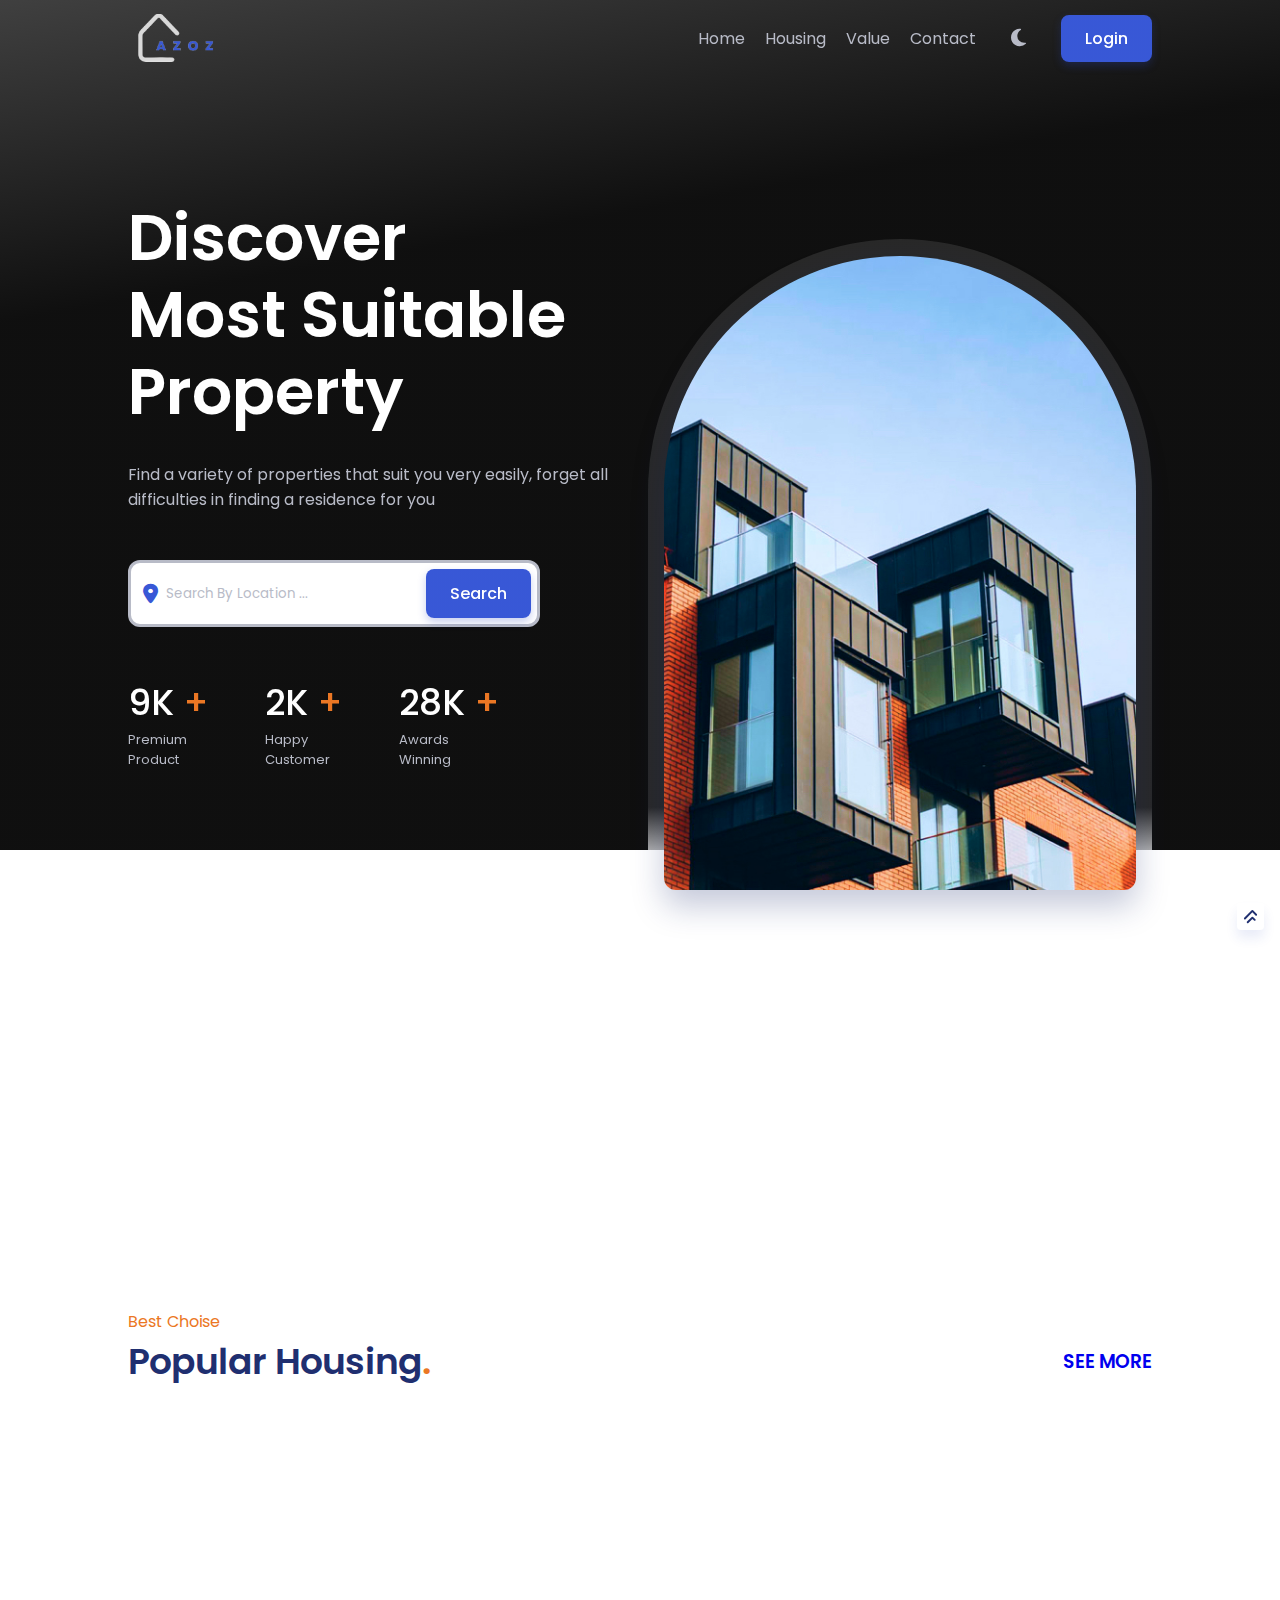
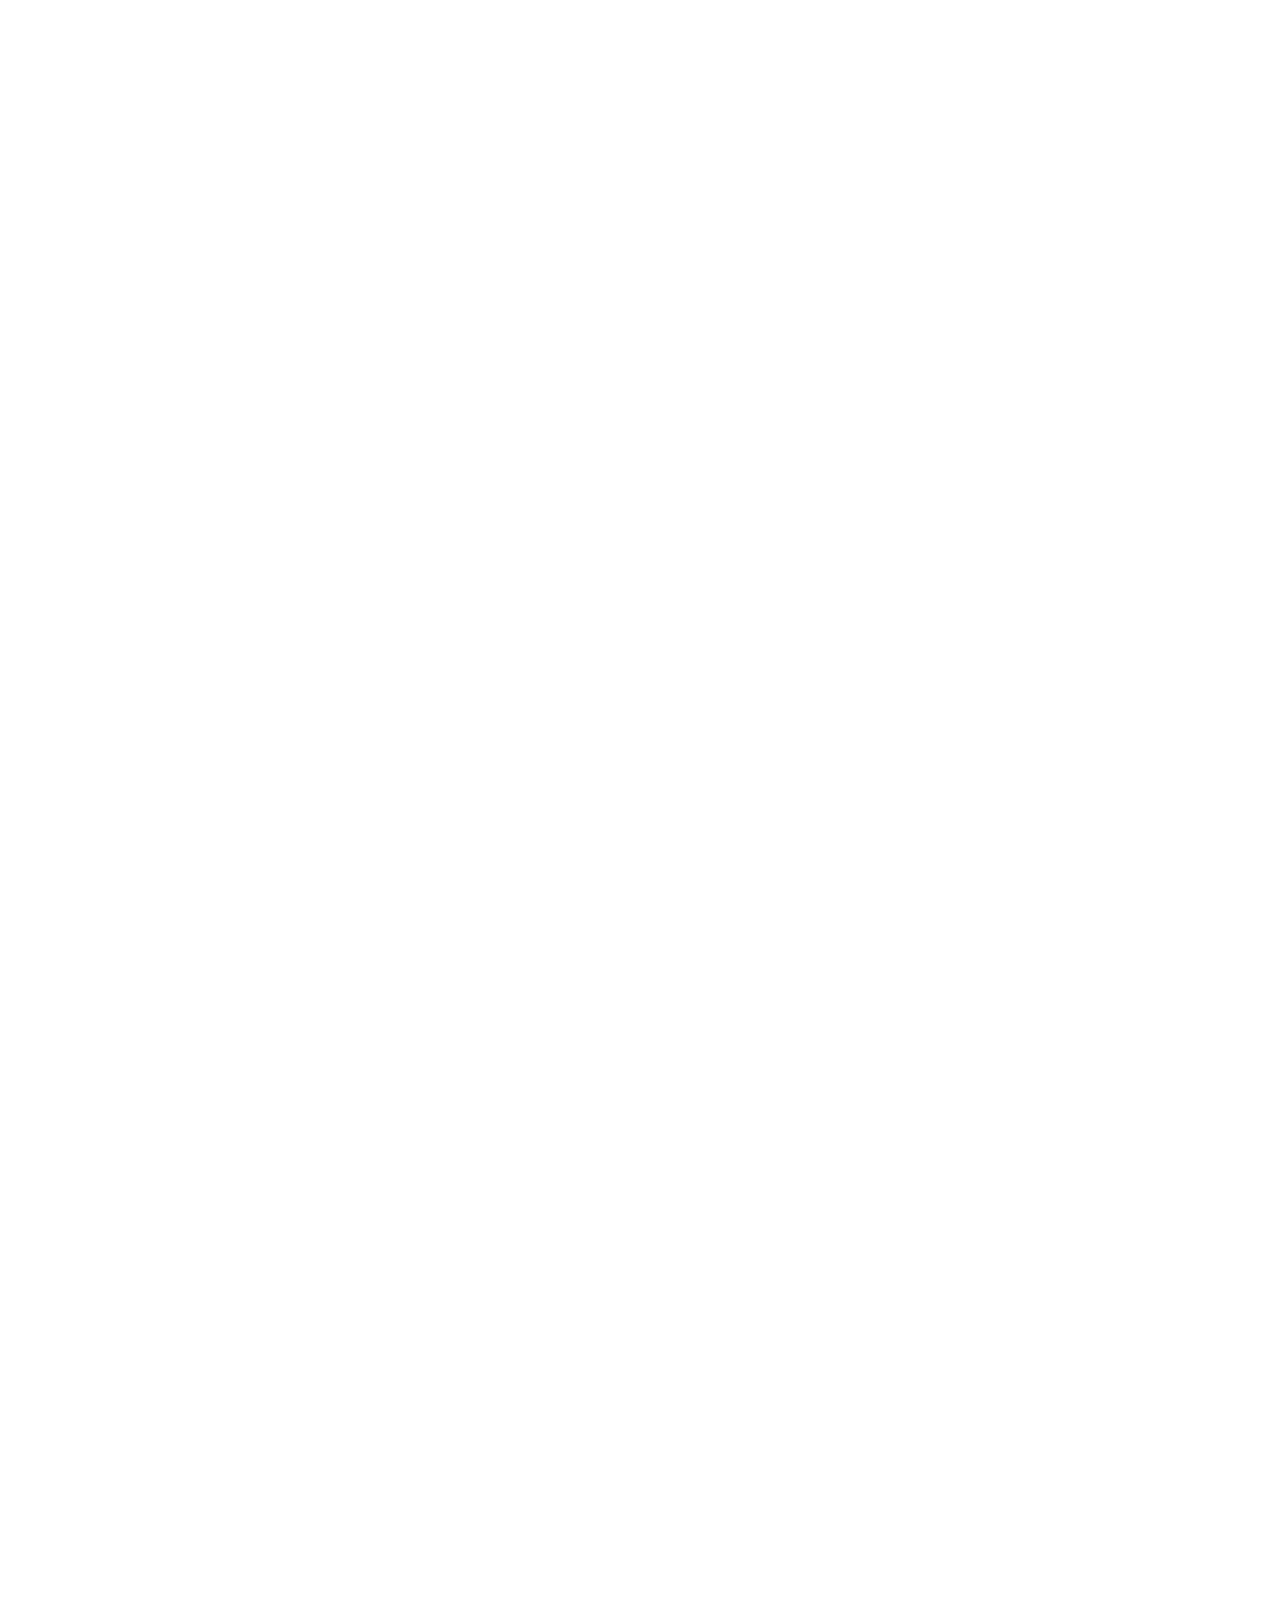
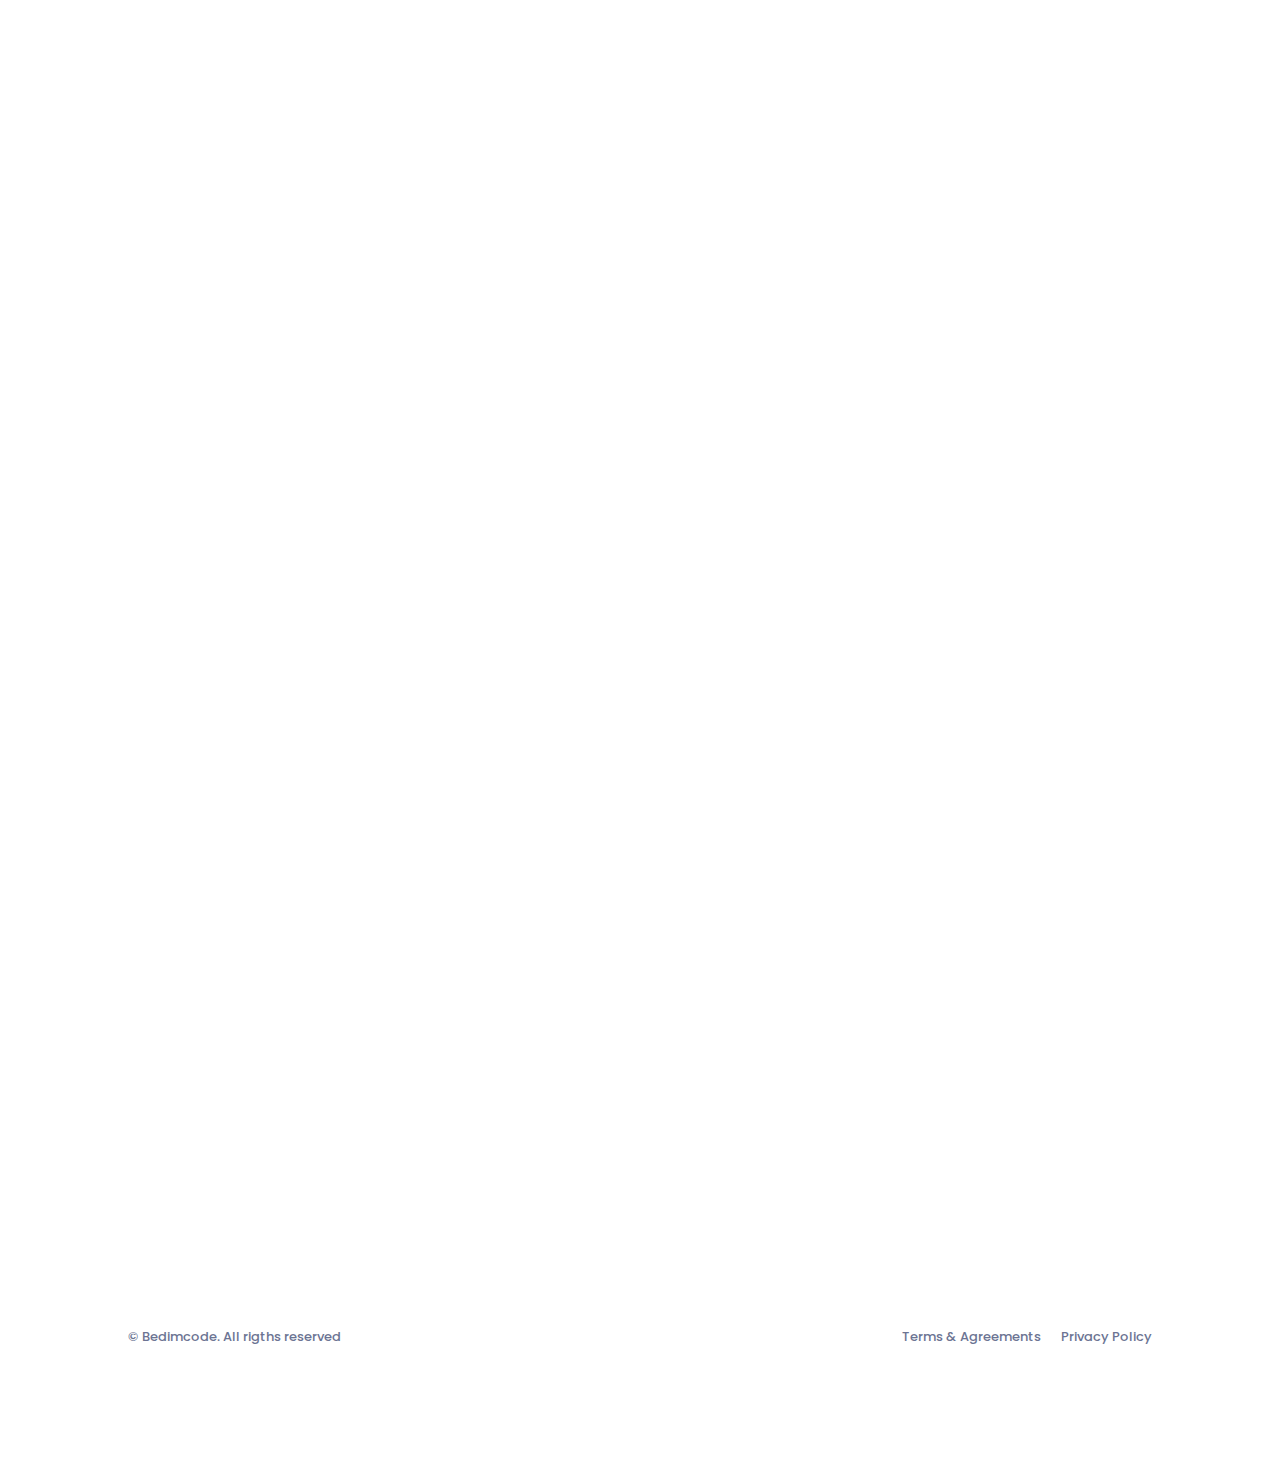
<file: index.html>
<!DOCTYPE html>
<html lang="en">
  <head>
    <meta charset="UTF-8" />
    <meta http-equiv="X-UA-Compatible" content="IE=edge" />
    <meta name="viewport" content="width=device-width, initial-scale=1.0" />

    <title>Final project</title>

    <!--=============== FAVICON ===============-->
    <link rel="shortcut icon" href="image/favicon.png" type="image/x-icon" />

    <!-- Render All Elements Normally -->
    <!-- <link rel="stylesheet" href="css/normalize.css"> -->

    <!-- Font Awesome Library -->
    <link rel="stylesheet" href="css/all.min.css" />

    <!-- Google Fonts -->

    <!--=============== SWIPER CSS ===============-->
    <link rel="stylesheet" href="css/swiper-bundle.min.css" />

    <!-- Main Template CSS File -->
    <link rel="stylesheet" href="css/main.css" />
  </head>
  <body onload="yt()">
    <!--==================== HEADER ====================-->
    <header class="header" id="header">
      <div class="container">
        <nav class="nav">
          <a href="#" class="nav__logo">
            <img src="image/abc-removebg-preview.png" alt="website logo" />
          </a>

          <div class="nav__bar">
            <div class="nav__menu">
              <ul class="nav__list">
                <li class="nav__item">
                  <a href="#home" class="nav__link">
                    <i class="fa-solid fa-house"></i>
                    <span>home</span>
                  </a>
                </li>
                <li class="nav__item">
                  <a href="#popular" class="nav__link">
                    <i class="fa-solid fa-hotel"></i>
                    <span>housing</span>
                  </a>
                </li>
                <li class="nav__item">
                  <a href="#value" class="nav__link">
                    <i class="fa-solid fa-award"></i>
                    <span>value</span>
                  </a>
                </li>
                <li class="nav__item">
                  <a href="#contact" class="nav__link">
                    <i class="fa-solid fa-phone-volume"></i>
                    <span>contact</span>
                  </a>
                </li>
              </ul>
            </div>

            <i class="fa fa-moon dark-mode" id="dark-mode-btn"></i>

            <div id="loginplace">
              <a href="sign.html" id="namelink" class="btn nav__button"
                >login</a
              >
            </div>
            <div onclick="ahmed()" id="place">
              <a href="#" id="namelink1" class="btn nav__button">logout</a>
            </div>
            <div id="profile1">
              <a
                style="text-decoration: none"
                href="profile.html"
                class="btn nav__button"
                >profile</a
              >
            </div>
          </div>
        </nav>
      </div>
    </header>

    <!--==================== MAIN ====================-->
    <main class="main">
      <!--==================== HOME ====================-->
      <section class="home section" id="home">
        <div class="container home__container">
          <div class="home__data">
            <h1 class="home__title">
              Discover <br />
              Most Suitable <br />
              Property
            </h1>

            <p class="home__description">
              Find a variety of properties that suit you very easily, forget all
              difficulties in finding a residence for you
            </p>

            <form action="" class="home__search">
              <i class="fa-solid fa-location-dot"></i>
              <input
                type="search"
                class="home__search-input"
                placeholder="Search By Location ..."
              />
              <button class="btn">Search</button>
            </form>

            <div class="home__value">
              <div>
                <h1 class="home__value-number">9K <span>+</span></h1>
                <p class="home__value-description">
                  Premium <br />
                  Product
                </p>
              </div>
              <div>
                <h1 class="home__value-number">2K <span>+</span></h1>
                <p class="home__value-description">
                  Happy <br />
                  Customer
                </p>
              </div>
              <div>
                <h1 class="home__value-number">28K <span>+</span></h1>
                <p class="home__value-description">
                  Awards <br />
                  Winning
                </p>
              </div>
            </div>
          </div>

          <div class="home__image">
            <div class="home__image-box"></div>
            <div class="home__image-img">
              <img src="image/home.jpg" alt="Build-Home" />
            </div>
          </div>
        </div>
      </section>

      <!--==================== LOGOS ====================-->
      <section class="logos section">
        <div class="container logos__container">
          <div class="logos__img">
            <img src="image/logo1.png" alt="" />
          </div>
          <div class="logos__img">
            <img src="image/logo2.png" alt="" />
          </div>
          <div class="logos__img">
            <img src="image/logo3.png" alt="" />
          </div>
          <div class="logos__img">
            <img src="image/logo4.png" alt="" />
          </div>
        </div>
      </section>

      <!--==================== POPULAR ====================-->
      <section class="section popular" id="popular">
        <div class="container">
          <span class="section__subtitle">Best Choise</span>
          <div
            style="
              display: flex;
              justify-content: space-between;
              align-items: center;
            "
          >
            <h2 class="section__title">Popular Housing<span>.</span></h2>
            <h3 style="margin-bottom: 16px">
              <a href="housing.html">SEE MORE</a>
            </h3>
          </div>

          <div class="popular__container swiper">
            <div class="swiper-wrapper">
              <article class="popular__card swiper-slide" style="width: 300px">
                <img
                  src="image/popular1.jpg"
                  alt="Housing"
                  class="popular__img"
                />

                <div class="popular__data">
                  <h2 class="popular__price">$66,356</h2>
                  <h3 class="popular__title">Garden City Assat</h3>
                  <p class="popular__description">
                    Street The Garden City Of Miraflores, Lima - Perú Av. Sol
                    #9876
                  </p>
                </div>
              </article>

              <article class="popular__card swiper-slide">
                <img
                  src="image/popular2.jpg"
                  alt="Housing"
                  class="popular__img"
                />

                <div class="popular__data">
                  <h2 class="popular__price">$35,159</h2>
                  <h3 class="popular__title">Gables Luxurious House</h3>
                  <p class="popular__description">
                    304 East 42nd Street, New York, New York, USA, 10017 #9876
                  </p>
                </div>
              </article>

              <article class="popular__card swiper-slide">
                <img
                  src="image/popular5.jpg"
                  alt="Housing"
                  class="popular__img"
                />

                <div class="popular__data">
                  <h2 class="popular__price">$75,043</h2>
                  <h3 class="popular__title">Garden Orchard City</h3>
                  <p class="popular__description">
                    3046 Fritz Spur Suite 322 Herzoghaven, MI 79526-8878
                  </p>
                </div>
              </article>

              <article class="popular__card swiper-slide">
                <img
                  src="image/popular3.jpg"
                  alt="Housing"
                  class="popular__img"
                />

                <div class="popular__data">
                  <h2 class="popular__price">$62,024</h2>
                  <h3 class="popular__title">Luxurious City Garden</h3>
                  <p class="popular__description">
                    Gateway Center - Raymond Blvd - Newark, New Jersey, USA,
                  </p>
                </div>
              </article>

              <article class="popular__card swiper-slide">
                <img
                  src="image/popular4.jpg"
                  alt="Housing"
                  class="popular__img"
                />

                <div class="popular__data">
                  <h2 class="popular__price">$47,043</h2>
                  <h3 class="popular__title">Aliva Private Garden</h3>
                  <p class="popular__description">
                    Ain-Shams -- cairo -- 17 el firoz
                  </p>
                </div>
              </article>

              <article class="popular__card swiper-slide">
                <img
                  src="image/popular5.jpg"
                  alt="Housing"
                  class="popular__img"
                />

                <div class="popular__data">
                  <h2 class="popular__price">$66,356</h2>
                  <h3 class="popular__title">Garden City Assat</h3>
                  <p class="popular__description">
                    Street The Garden City Of Miraflores, Lima - Perú Av. Sol
                    #9876
                  </p>
                </div>
              </article>
            </div>
            <div class="swiper-button-next">
              <i class="fa-solid fa-chevron-right"></i>
            </div>
            <div class="swiper-button-prev">
              <i class="fa-solid fa-chevron-left"></i>
            </div>
          </div>
        </div>
      </section>

      <!--==================== VALUE ====================-->
      <section class="value section" id="value">
        <div class="value__container container grid">
          <div class="value__images">
            <div class="value__image-box"></div>

            <div class="value__image-img">
              <img src="image/value.jpg" alt="Build-Home" />
            </div>
          </div>

          <div class="value__content">
            <div class="value__data">
              <span class="section__subtitle">Our Value</span>
              <h2 class="section__title">Value We Give To You<span>.</span></h2>
              <p class="value__description">
                We always ready to help by providing the best service for you.
                We believe a good place to live can make your life better.
              </p>
            </div>

            <div class="value__dropdowns">
              <div class="value__dropdowns-item">
                <header class="value__dropdowns-header">
                  <i class="fa-solid fa-shield-virus value__dropdowns-icon"></i>
                  <h3 class="value__dropdowns-title">
                    Best interest rates on the market
                  </h3>
                  <div class="value__dropdowns-arrow">
                    <i class="fa-solid fa-caret-down"></i>
                  </div>
                </header>

                <div class="value__dropdowns-content">
                  <p class="value__dropdowns-description">
                    Price we provides is the best for you, we guarantee no price
                    changes on your property due to various unexpected costs
                    that may come.
                  </p>
                </div>
              </div>

              <div class="value__dropdowns-item">
                <header class="value__dropdowns-header">
                  <i class="fa-solid fa-shield-virus value__dropdowns-icon"></i>
                  <h3 class="value__dropdowns-title">
                    Prevent unstable prices
                  </h3>
                  <div class="value__dropdowns-arrow">
                    <i class="fa-solid fa-caret-down"></i>
                  </div>
                </header>

                <div class="value__dropdowns-content">
                  <p class="value__dropdowns-description">
                    Price we provides is the best for you, we guarantee no price
                    changes on your property due to various unexpected costs
                    that may come.
                  </p>
                </div>
              </div>

              <div class="value__dropdowns-item">
                <header class="value__dropdowns-header">
                  <i class="fa-solid fa-shield-virus value__dropdowns-icon"></i>
                  <h3 class="value__dropdowns-title">
                    Best prices on the market
                  </h3>
                  <div class="value__dropdowns-arrow">
                    <i class="fa-solid fa-caret-down"></i>
                  </div>
                </header>

                <div class="value__dropdowns-content">
                  <p class="value__dropdowns-description">
                    Price we provides is the best for you, we guarantee no price
                    changes on your property due to various unexpected costs
                    that may come.
                  </p>
                </div>
              </div>

              <div class="value__dropdowns-item">
                <header class="value__dropdowns-header">
                  <i class="fa-solid fa-shield-virus value__dropdowns-icon"></i>
                  <h3 class="value__dropdowns-title">Security of your data</h3>
                  <div class="value__dropdowns-arrow">
                    <i class="fa-solid fa-caret-down"></i>
                  </div>
                </header>

                <div class="value__dropdowns-content">
                  <p class="value__dropdowns-description">
                    Price we provides is the best for you, we guarantee no price
                    changes on your property due to various unexpected costs
                    that may come.
                  </p>
                </div>
              </div>
            </div>
          </div>
        </div>
      </section>

      <!--==================== CONTACT ====================-->
      <section class="contact section" id="contact">
        <div class="container contact__container grid">
          <div class="contact__images">
            <div class="contact__image-box"></div>

            <div class="contact__image-img">
              <img src="image/contact.png" alt="Build-Home" />
            </div>
          </div>

          <div class="contact__content">
            <div class="contact__data">
              <span class="section__subtitle">Contact Us</span>
              <h2 class="section__title">Easy to Contact us<span>.</span></h2>
              <p class="contact__description">
                Is there a problem finding your dream home? Need a guide in
                buying first home? or need a consultation on residential issues?
                just contact us.
              </p>
            </div>

            <div class="contact__card">
              <div class="contact__card-box">
                <div class="contact__card-info">
                  <i class="fa-solid fa-phone"></i>

                  <div>
                    <h3 class="contact__card-title">Call</h3>
                    <p class="contact__card-description">022.321.165.19</p>
                  </div>
                </div>
                <button class="btn contact__card-button">Call Now</button>
              </div>

              <div class="contact__card-box">
                <div class="contact__card-info">
                  <i class="fa-regular fa-comment"></i>
                  <div>
                    <h3 class="contact__card-title">Chat</h3>
                    <p class="contact__card-description">022.321.165.19</p>
                  </div>
                </div>
                <button class="btn contact__card-button">Chat Now</button>
              </div>

              <div class="contact__card-box">
                <div class="contact__card-info">
                  <i class="fa-solid fa-video"></i>
                  <div>
                    <h3 class="contact__card-title">Video Call</h3>
                    <p class="contact__card-description">022.321.165.19</p>
                  </div>
                </div>
                <button class="btn contact__card-button">Video Call Now</button>
              </div>

              <div class="contact__card-box">
                <div class="contact__card-info">
                  <i class="fa-regular fa-message"></i>
                  <div>
                    <h3 class="contact__card-title">Message</h3>
                    <p class="contact__card-description">022.321.165.19</p>
                  </div>
                </div>
                <button class="btn contact__card-button">Message Now</button>
              </div>
            </div>
          </div>
        </div>
      </section>

      <!--==================== SUBSCRIBE ====================-->
      <section class="subscribe section">
        <div class="container">
          <div class="subscribe__container">
            <h1 class="subscribe__title">Get Started with AZOZ</h1>
            <p class="subscribe__description">
              Subscribe and find super attractive price quotes from us, Find
              your residence soon
            </p>
            <a href="sign.html" class="btn subscribe__button"> Get Started </a>
          </div>
        </div>
      </section>
    </main>

    <!--==================== FOOTER ====================-->
    <footer class="footer section">
      <div class="footer__container container grid">
        <div style="padding-top: 7px">
          <a href="index.html" class="footer__logo">
            <img src="image/abc-removebg-preview.png" alt="website logo" />
          </a>
          <p class="footer__description">
            Our vision is to make all people <br />
            the best place to live for them.
          </p>
        </div>

        <div class="footer__content">
          <div>
            <h3 class="footer__title">About</h3>
            <ul class="footer__links">
              <li>
                <a href="#" class="footer__link">About Us</a>
              </li>
              <li>
                <a href="#" class="footer__link">Features</a>
              </li>
              <li>
                <a href="#" class="footer__link">News & Blog</a>
              </li>
            </ul>
          </div>

          <div>
            <h3 class="footer__title">Company</h3>
            <ul class="footer__links">
              <li>
                <a href="#" class="footer__link">How We Work?</a>
              </li>
              <li>
                <a href="#" class="footer__link">Capital</a>
              </li>
              <li>
                <a href="#" class="footer__link">Security</a>
              </li>
            </ul>
          </div>

          <div>
            <h3 class="footer__title">Support</h3>
            <ul class="footer__links">
              <li>
                <a href="#" class="footer__link">FAQs</a>
              </li>
              <li>
                <a href="#" class="footer__link">Support center</a>
              </li>
              <li>
                <a href="#" class="footer__link">Contact Us</a>
              </li>
            </ul>
          </div>

          <div>
            <h3 class="footer__title">Follow us</h3>
            <ul class=".footer__social">
              <a href="#" class="footer__social-link">
                <i class="fa-brands fa-facebook"></i>
              </a>
              <a href="#" class="footer__social-link">
                <i class="fa-brands fa-instagram"></i>
              </a>
              <a href="#" class="footer__social-link">
                <i class="fa-brands fa-pinterest"></i>
              </a>
              <a href="#" class="footer__social-link">
                <i class="fa-brands fa-youtube"></i>
              </a>
            </ul>
          </div>
        </div>
      </div>

      <div class="footer__info container">
        <span class="footer__copy">
          &#169; Bedimcode. All rigths reserved
        </span>

        <div class="footer__privacy">
          <a href="">Terms & Agreements</a>
          <a href="">Privacy Policy</a>
        </div>
      </div>
    </footer>

    <!--=============== user js ===============-->
    <script src="js/user.js"></script>

    <!--=============== SCROLLREVEAL ===============-->
    <script src="js/scrollreveal.min.js"></script>

    <!--========== SCROLL UP ==========-->
    <a href="#" class="scrollup" id="scrollup">
      <!-- <i class="fa-solid fa-chevron-up"></i>
        <i class="fa-solid fa-chevron-up"></i> -->
      <i class="fa-solid fa-check-double"></i>
    </a>

    <!--=============== SWIPER JS ===============-->
    <script src="js/swiper-bundle.min.js"></script>

    <!-- Main JS File -->
    <script src="js/main.js"></script>
  </body>
</html>
</file>
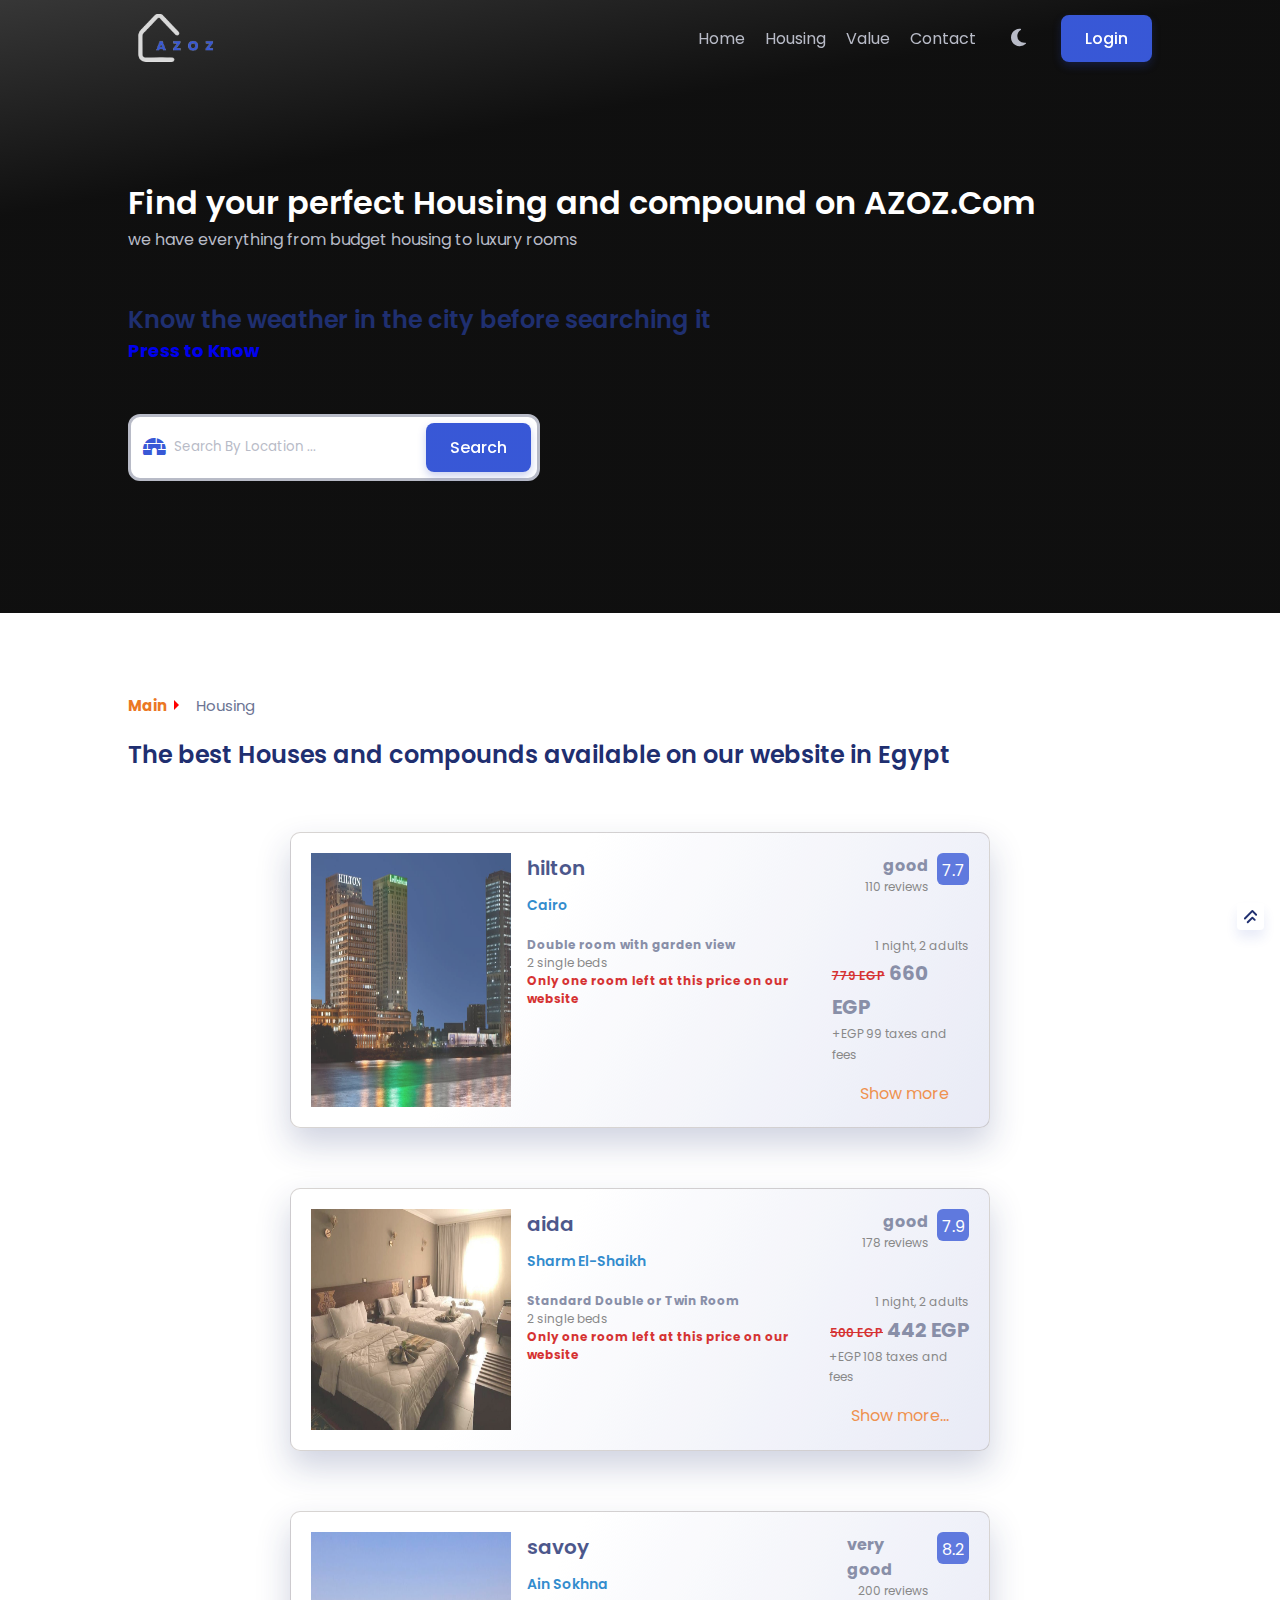
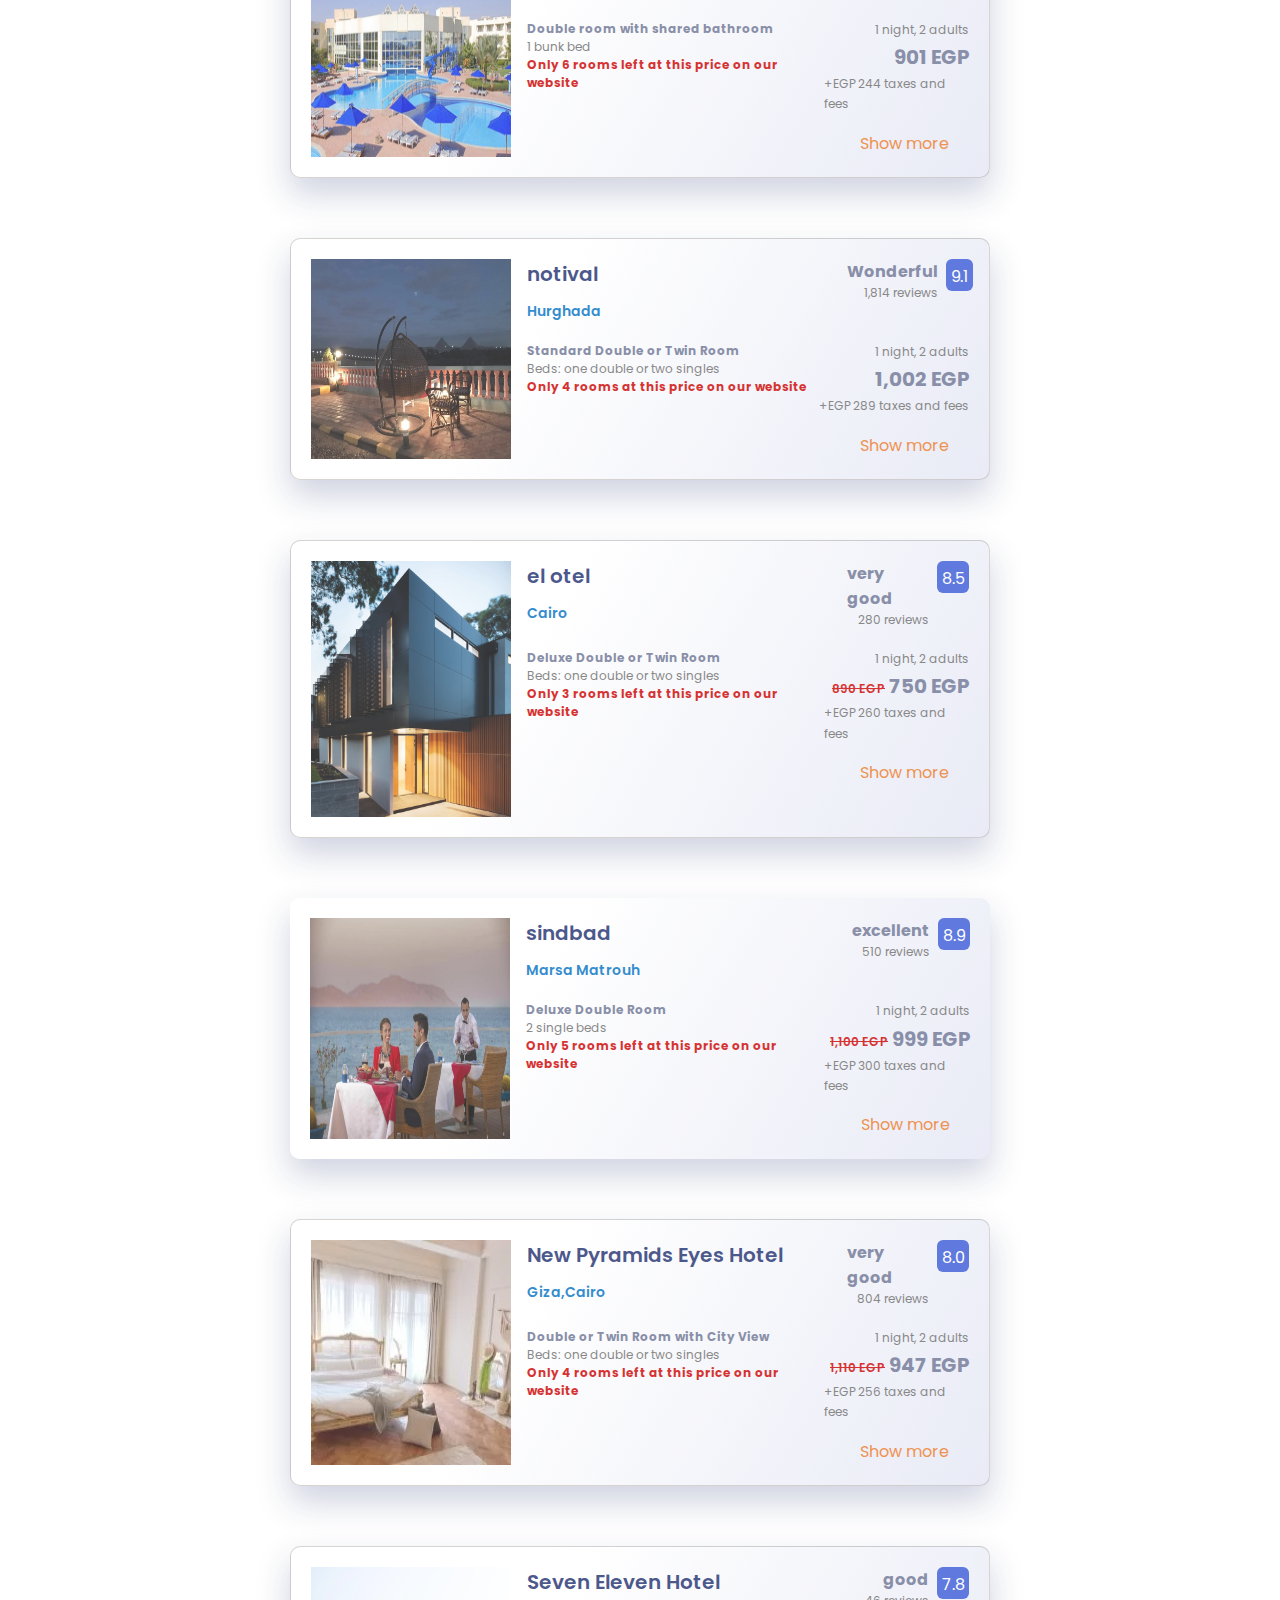
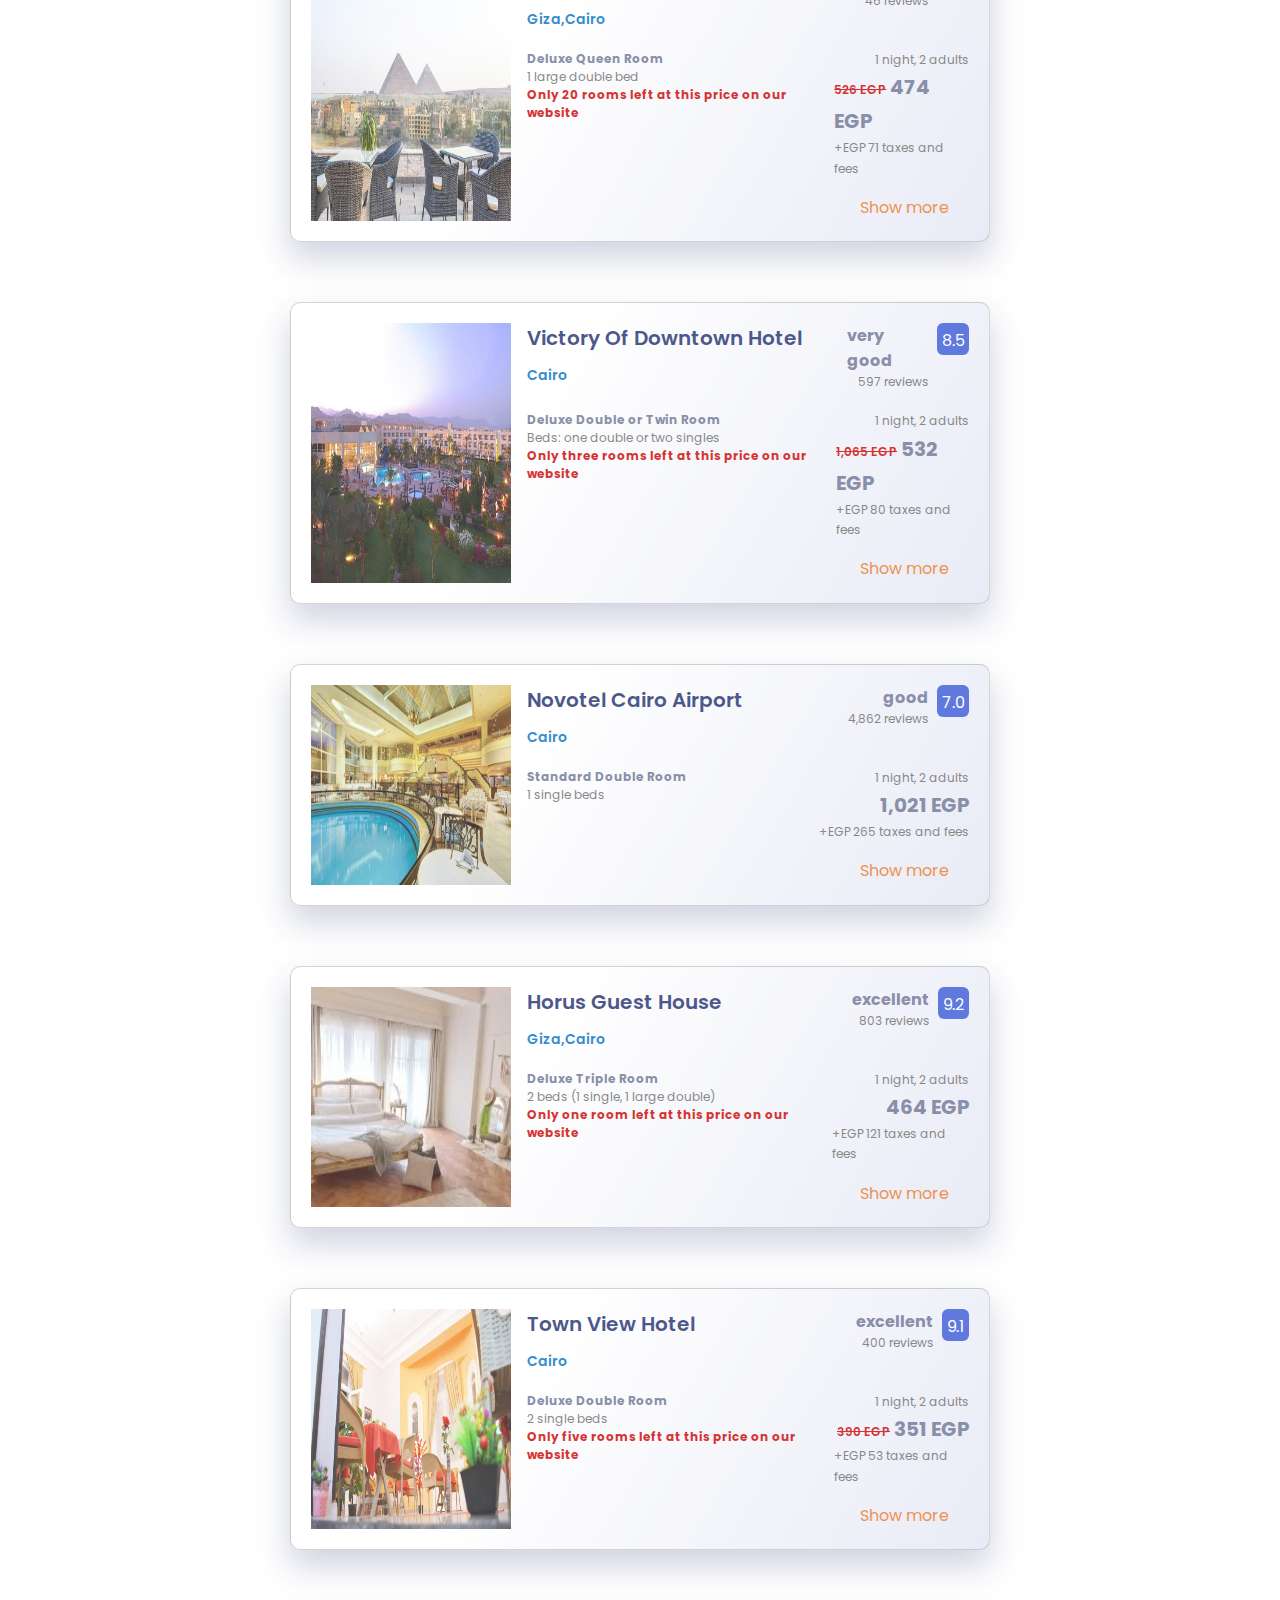
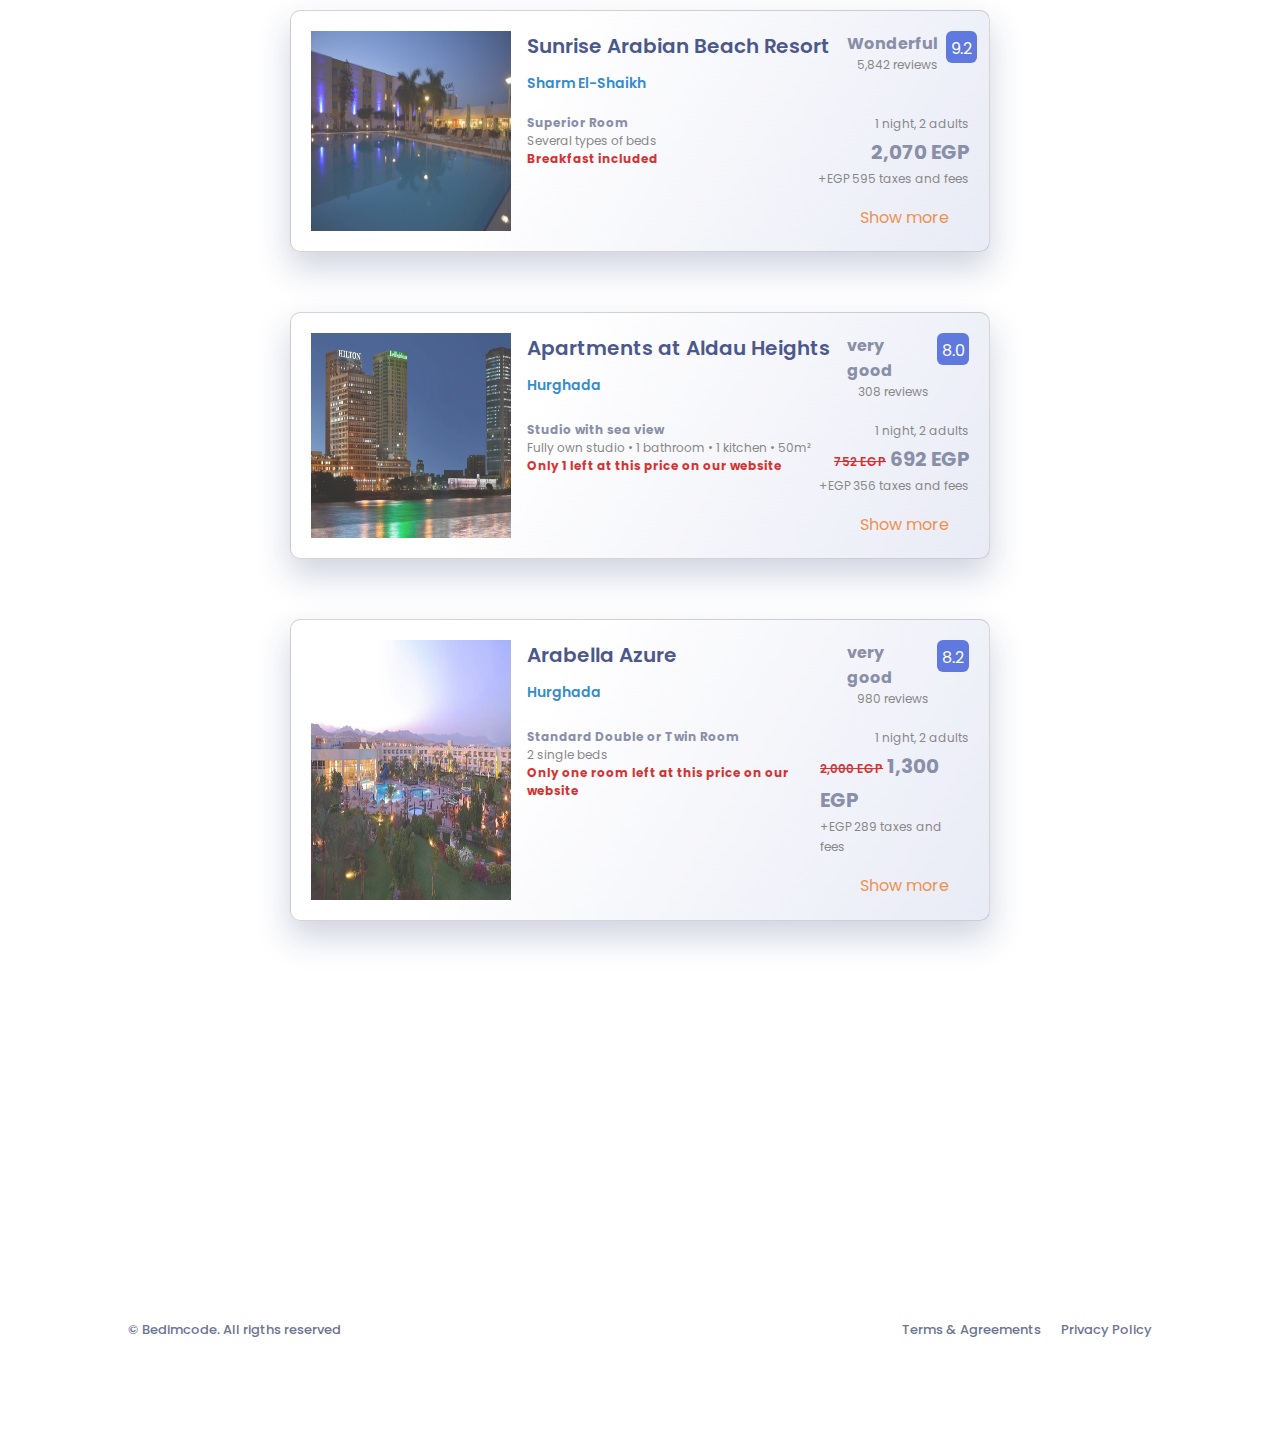
<file: housing.html>
<!DOCTYPE html>
<html lang="en">
  <head>
    <meta charset="UTF-8" />
    <meta http-equiv="X-UA-Compatible" content="IE=edge" />
    <meta name="viewport" content="width=device-width, initial-scale=1.0" />
    <title>More Housing</title>

    <!--=============== FAVICON ===============-->
    <link rel="shortcut icon" href="image/favicon.png" type="image/x-icon" />

    <!-- Font Awesome Library -->
    <link rel="stylesheet" href="css/all.min.css" />

    <!-- Main Template CSS File -->
    <link rel="stylesheet" href="css/housing.css" />
  </head>
  <body onload="yt()">
    <!--==================== HEADER ====================-->
    <header class="header" id="header">
      <div class="container">
        <nav class="nav">
          <a href="index.html" class="nav__logo">
            <img src="image/abc-removebg-preview.png" alt="website logo" />
          </a>

          <div class="nav__bar">
            <div class="nav__menu">
              <ul class="nav__list">
                <li class="nav__item">
                  <a href="#home" class="nav__link">
                    <i class="fa-solid fa-house"></i>
                    <span>home</span>
                  </a>
                </li>
                <li class="nav__item">
                  <a href="#popular" class="nav__link">
                    <i class="fa-solid fa-hotel"></i>
                    <span>housing</span>
                  </a>
                </li>
                <li class="nav__item">
                  <a href="#value" class="nav__link">
                    <i class="fa-solid fa-award"></i>
                    <span>value</span>
                  </a>
                </li>
                <li class="nav__item">
                  <a href="#contact" class="nav__link">
                    <i class="fa-solid fa-phone-volume"></i>
                    <span>contact</span>
                  </a>
                </li>
              </ul>
            </div>

            <i class="fa fa-moon dark-mode" id="dark-mode-btn"></i>

            <div id="loginplace">
              <a href="sign.html" id="namelink" class="btn nav__button"
                >login</a
              >
            </div>
            <div onclick="ahmed()" id="place">
              <a href="#" id="namelink1" class="btn nav__button">logout</a>
            </div>
            <div id="profile1">
              <a
                style="text-decoration: none"
                href="profile.html"
                class="btn nav__button"
                >profile</a
              >
            </div>
          </div>
        </nav>
      </div>
    </header>
    <!-- <br> -->
    <!-- -------------------------------------------------- -->
    <section class="otel">
      <section class="Hotels">
        <!-- -------------------------------------------------- -->
        <header class="h">
          <div class="container">
            <div class="info">
              <h1>Find your perfect Housing and compound on AZOZ.Com</h1>
              <p>we have everything from budget housing to luxury rooms</p>

              
              <div class="wheather">
                <h2>Know the weather in the city before searching it</h2>
                <a href="wheather.html">Press to Know</a>
              </div>
            </div>
              <form action="" class="home__search">
                <i class="fa-solid fa-igloo"></i>
                <input
                  type="search"
                  class="home__search-input"
                  placeholder="Search By Location ..."
                />
                <button class="home__search-btn btn">Search</button>
              </form>
            </div>
        </header>
        <div class="container">
        
          <div class="links">
            <a href="index.html">Main</a>
            <a href="">Housing</a>
          </div>
          <h2>The best Houses and compounds available on our website in Egypt</h2>
          <div class="all">
            <div class="card" id="hilton">
              <div class="imge">
                <a href="hilton.html">
                  <img src="image/hilton-hotel-cairo-3.jpg" alt=""
                /></a>
              </div>
              <div class="info">
                <div class="first">
                  <div class="head">
                    <h2><a href="hilton.html">hilton</a></h2>
                    <h3><a href="hilton.html">Cairo</a></h3>
                  </div>
                  <div class="support">
                    <div class="rev">
                      <div>good</div>
                      <div>110 reviews</div>
                    </div>
                    <span>7.7</span>
                  </div>
                </div>
                <div class="second">
                  <div class="one">
                    <div class="fixed1">Double room with garden view</div>
                    <div class="fixed2">2 single beds</div>
                    <div class="fixed3">
                      Only one room left at this price on our website
                    </div>
                  </div>
                  <div class="two">
                    <div class="fixed">1 night, 2 adults</div>
                    <div class="praice"><del>779 EGP</del>660 EGP</div>
                    <div class="fixed">+EGP 99 taxes and fees</div>
                    <a href="hilton.html">Show more</a>
                  </div>
                </div>
              </div>
            </div>
            <div class="card" id="aida">
              <div class="imge">
                <a href="Aida hotel.html">
                  <img src="image/twon.jpg" alt=""
                /></a>
              </div>
              <div class="info">
                <div class="first">
                  <div class="head">
                    <h2><a href="Aida hotel.html">aida</a></h2>
                    <h3><a href="Aida hotel.html">Sharm El-Shaikh</a></h3>
                  </div>
                  <div class="support">
                    <div class="rev">
                      <div>good</div>
                      <div>178 reviews</div>
                    </div>
                    <span>7.9</span>
                  </div>
                </div>
                <div class="second">
                  <div class="one">
                    <div class="fixed1">Standard Double or Twin Room</div>
                    <div class="fixed2">2 single beds</div>
                    <div class="fixed3">
                      Only one room left at this price on our website
                    </div>
                  </div>
                  <div class="two">
                    <div class="fixed">1 night, 2 adults</div>
                    <div class="praice"><del>500 EGP</del>442 EGP</div>
                    <div class="fixed">+EGP 108 taxes and fees</div>
                    <a href="aida.html">Show more...</a>
                  </div>
                </div>
              </div>
            </div>
            <div class="card" id="savoy">
              <div class="imge">
                <a href="savoy.html"> <img src="image/sidbad.jfif" alt="" /></a>
              </div>
              <div class="info">
                <div class="first">
                  <div class="head">
                    <h2><a href="savoy.html">savoy</a></h2>
                    <h3><a href="savoy.html">Ain Sokhna</a></h3>
                  </div>
                  <div class="support">
                    <div class="rev">
                      <div>very good</div>
                      <div>200 reviews</div>
                    </div>
                    <span>8.2</span>
                  </div>
                </div>
                <div class="second">
                  <div class="one">
                    <div class="fixed1">Double room with shared bathroom</div>
                    <div class="fixed2">1 bunk bed</div>
                    <div class="fixed3">
                      Only 6 rooms left at this price on our website
                    </div>
                  </div>
                  <div class="two">
                    <div class="fixed">1 night, 2 adults</div>
                    <div class="praice"><!--<del>500 EGP</del>-->901 EGP</div>
                    <div class="fixed">+EGP 244 taxes and fees</div>
                    <a href="savoy.html">Show more</a>
                  </div>
                </div>
              </div>
            </div>
            <div class="card" id="notival">
              <div class="imge">
                <a href="notival.html"> <img src="image/seven.jpg" alt="" /></a>
              </div>
              <div class="info">
                <div class="first">
                  <div class="head">
                    <h2><a href="notival.html">notival</a></h2>
                    <h3><a href="notival.html">Hurghada</a></h3>
                  </div>
                  <div class="support">
                    <div class="rev">
                      <div>Wonderful</div>
                      <div>1,814 reviews</div>
                    </div>
                    <span>9.1</span>
                  </div>
                </div>
                <div class="second">
                  <div class="one">
                    <div class="fixed1">Standard Double or Twin Room</div>
                    <div class="fixed2">Beds: one double or two singles</div>
                    <div class="fixed3">
                      Only 4 rooms at this price on our website
                    </div>
                  </div>
                  <div class="two">
                    <div class="fixed">1 night, 2 adults</div>
                    <div class="praice">1,002 EGP</div>
                    <div class="fixed">+EGP 289 taxes and fees</div>
                    <a href="notival.html">Show more</a>
                  </div>
                </div>
              </div>
            </div>
            <div class="card" id="elotel">
              <div class="imge">
                <a href="elotel.html"> <img src="image/value.jpg" alt="" /></a>
              </div>
              <div class="info">
                <div class="first">
                  <div class="head">
                    <h2><a href="elotel.html">el otel</a></h2>
                    <h3><a href="elotel.html">Cairo</a></h3>
                  </div>
                  <div class="support">
                    <div class="rev">
                      <div>very good</div>
                      <div>280 reviews</div>
                    </div>
                    <span>8.5</span>
                  </div>
                </div>
                <div class="second">
                  <div class="one">
                    <div class="fixed1">Deluxe Double or Twin Room</div>
                    <div class="fixed2">Beds: one double or two singles</div>
                    <div class="fixed3">
                      Only 3 rooms left at this price on our website
                    </div>
                  </div>
                  <div class="two">
                    <div class="fixed">1 night, 2 adults</div>
                    <div class="praice"><del>890 EGP</del>750 EGP</div>
                    <div class="fixed">+EGP 260 taxes and fees</div>
                    <a href="elotel.html">Show more</a>
                  </div>
                </div>
              </div>
            </div>
            <div style="border: none" class="card" id="sindbad">
              <div class="imge">
                <a href="sindbad.html">
                  <img src="image/sunrise.jpg" alt=""
                /></a>
              </div>
              <div class="info">
                <div class="first">
                  <div class="head">
                    <h2><a href="sindbad.html">sindbad</a></h2>
                    <h3><a href="sindbad.html">Marsa Matrouh</a></h3>
                  </div>
                  <div class="support">
                    <div class="rev">
                      <div>excellent</div>
                      <div>510 reviews</div>
                    </div>
                    <span>8.9</span>
                  </div>
                </div>
                <div class="second">
                  <div class="one">
                    <div class="fixed1">Deluxe Double Room</div>
                    <div class="fixed2">2 single beds</div>
                    <div class="fixed3">
                      Only 5 rooms left at this price on our website
                    </div>
                  </div>
                  <div class="two">
                    <div class="fixed">1 night, 2 adults</div>
                    <div class="praice"><del>1,100 EGP</del>999 EGP</div>
                    <div class="fixed">+EGP 300 taxes and fees</div>
                    <a href="sindbad.html">Show more</a>
                  </div>
                </div>
              </div>
            </div>
            <div class="card" id="new">
              <div class="imge">
                <a href="new.html"> <img src="image/elotel.webp" alt="" /></a>
              </div>
              <div class="info">
                <div class="first">
                  <div class="head">
                    <h2><a href="new.html">New Pyramids Eyes Hotel</a></h2>
                    <h3><a href="new.html">Giza,Cairo</a></h3>
                  </div>
                  <div class="support">
                    <div class="rev">
                      <div>very good</div>
                      <div>804 reviews</div>
                    </div>
                    <span>8.0</span>
                  </div>
                </div>
                <div class="second">
                  <div class="one">
                    <div class="fixed1">Double or Twin Room with City View</div>
                    <div class="fixed2">Beds: one double or two singles</div>
                    <div class="fixed3">
                      Only 4 rooms left at this price on our website
                    </div>
                  </div>
                  <div class="two">
                    <div class="fixed">1 night, 2 adults</div>
                    <div class="praice"><del>1,110 EGP</del>947 EGP</div>
                    <div class="fixed">+EGP 256 taxes and fees</div>
                    <a href="new.htmlee">Show more</a>
                  </div>
                </div>
              </div>
            </div>
            <div class="card" id="seven">
              <div class="imge">
                <a href="seven.html">
                  <img src="image/269230602.jpg" alt=""
                /></a>
              </div>
              <div class="info">
                <div class="first">
                  <div class="head">
                    <h2><a href="seven.html">Seven Eleven Hotel</a></h2>
                    <h3><a href="seven.html">Giza,Cairo</a></h3>
                  </div>
                  <div class="support">
                    <div class="rev">
                      <div>good</div>
                      <div>46 reviews</div>
                    </div>
                    <span>7.8</span>
                  </div>
                </div>
                <div class="second">
                  <div class="one">
                    <div class="fixed1">Deluxe Queen Room</div>
                    <div class="fixed2">1 large double bed</div>
                    <div class="fixed3">
                      Only 20 rooms left at this price on our website
                    </div>
                  </div>
                  <div class="two">
                    <div class="fixed">1 night, 2 adults</div>
                    <div class="praice"><del>526 EGP</del>474 EGP</div>
                    <div class="fixed">+EGP 71 taxes and fees</div>
                    <a href="seven.html">Show more</a>
                  </div>
                </div>
              </div>
            </div>
            <div class="card" id="victory">
              <div class="imge">
                <a href="victory.html">
                  <img
                    src="image/126b5e21-d3ff-4d45-a3eb-1bd9fd223700.jfif"
                    alt=""
                /></a>
              </div>
              <div class="info">
                <div class="first">
                  <div class="head">
                    <h2>
                      <a href="victory.html">Victory Of Downtown Hotel</a>
                    </h2>
                    <h3><a href="victory.html">Cairo</a></h3>
                  </div>
                  <div class="support">
                    <div class="rev">
                      <div>very good</div>
                      <div>597 reviews</div>
                    </div>
                    <span>8.5</span>
                  </div>
                </div>
                <div class="second">
                  <div class="one">
                    <div class="fixed1">Deluxe Double or Twin Room</div>
                    <div class="fixed2">Beds: one double or two singles</div>
                    <div class="fixed3">
                      Only three rooms left at this price on our website
                    </div>
                  </div>
                  <div class="two">
                    <div class="fixed">1 night, 2 adults</div>
                    <div class="praice"><del>1,065 EGP</del>532 EGP</div>
                    <div class="fixed">+EGP 80 taxes and fees</div>
                    <a href="victory.html">Show more</a>
                  </div>
                </div>
              </div>
            </div>
            <div class="card" id="novotel">
              <div class="imge">
                <a href="novotel.html">
                  <img src="image/notival.jfif" alt=""
                /></a>
              </div>
              <div class="info">
                <div class="first">
                  <div class="head">
                    <h2><a href="novotel.html">Novotel Cairo Airport</a></h2>
                    <h3><a href="novotel.html">Cairo</a></h3>
                  </div>
                  <div class="support">
                    <div class="rev">
                      <div>good</div>
                      <div>4,862 reviews</div>
                    </div>
                    <span>7.0</span>
                  </div>
                </div>
                <div class="second">
                  <div class="one">
                    <div class="fixed1">Standard Double Room</div>
                    <div class="fixed2">1 single beds</div>
                  </div>
                  <div class="two">
                    <div class="fixed">1 night, 2 adults</div>
                    <div class="praice">1,021 EGP</div>
                    <div class="fixed">+EGP 265 taxes and fees</div>
                    <a href="novotel.html">Show more</a>
                  </div>
                </div>
              </div>
            </div>
            <div class="card" id="horus">
              <div class="imge">
                <a href="horus.html">
                  <img src="image/340600448.webp" alt=""
                /></a>
              </div>
              <div class="info">
                <div class="first">
                  <div class="head">
                    <h2><a href="horus.html">Horus Guest House</a></h2>
                    <h3><a href="horus.html">Giza,Cairo</a></h3>
                  </div>
                  <div class="support">
                    <div class="rev">
                      <div>excellent</div>
                      <div>803 reviews</div>
                    </div>
                    <span>9.2</span>
                  </div>
                </div>
                <div class="second">
                  <div class="one">
                    <div class="fixed1">Deluxe Triple Room</div>
                    <div class="fixed2">2 beds (1 single, 1 large double)</div>
                    <div class="fixed3">
                      Only one room left at this price on our website
                    </div>
                  </div>
                  <div class="two">
                    <div class="fixed">1 night, 2 adults</div>
                    <div class="praice">464 EGP</div>
                    <div class="fixed">+EGP 121 taxes and fees</div>
                    <a href="horus.html">Show more</a>
                  </div>
                </div>
              </div>
            </div>
            <div class="card" id="town">
              <div class="imge">
                <a href="town.html"> <img src="image/55.jfif" alt="" /></a>
              </div>
              <div class="info">
                <div class="first">
                  <div class="head">
                    <h2><a href="horus.html"> Town View Hotel</a></h2>
                    <h3><a href="horus.html">Cairo</a></h3>
                  </div>
                  <div class="support">
                    <div class="rev">
                      <div>excellent</div>
                      <div>400 reviews</div>
                    </div>
                    <span>9.1</span>
                  </div>
                </div>
                <div class="second">
                  <div class="one">
                    <div class="fixed1">Deluxe Double Room</div>
                    <div class="fixed2">2 single beds</div>
                    <div class="fixed3">
                      Only five rooms left at this price on our website
                    </div>
                  </div>
                  <div class="two">
                    <div class="fixed">1 night, 2 adults</div>
                    <div class="praice"><del>390 EGP</del>351 EGP</div>
                    <div class="fixed">+EGP 53 taxes and fees</div>
                    <a href="horus.html">Show more</a>
                  </div>
                </div>
              </div>
            </div>
            <div class="card" id="sun">
              <div class="imge">
                <a href="sun.html"> <img src="image/novital.jpg" alt="" /></a>
              </div>
              <div class="info">
                <div class="first">
                  <div class="head">
                    <h2>
                      <a href="sun.html"> Sunrise Arabian Beach Resort</a>
                    </h2>
                    <h3><a href="sun.html">Sharm El-Shaikh</a></h3>
                  </div>
                  <div class="support">
                    <div class="rev">
                      <div>Wonderful</div>
                      <div>5,842 reviews</div>
                    </div>
                    <span>9.2</span>
                  </div>
                </div>
                <div class="second">
                  <div class="one">
                    <div class="fixed1">Superior Room</div>
                    <div class="fixed2">Several types of beds</div>
                    <div class="fixed3">Breakfast included</div>
                  </div>
                  <div class="two">
                    <div class="fixed">1 night, 2 adults</div>
                    <div class="praice">2,070 EGP</div>
                    <div class="fixed">+EGP 595 taxes and fees</div>
                    <a href="sun.html">Show more</a>
                  </div>
                </div>
              </div>
            </div>
            <div class="card" id="apart">
              <div class="imge">
                <a href="apart.html">
                  <img src="image/hilton-hotel-cairo-3.jpg" alt=""
                /></a>
              </div>
              <div class="info">
                <div class="first">
                  <div class="head">
                    <h2>
                      <a href="apart.html">Apartments at Aldau Heights</a>
                    </h2>
                    <h3><a href="apart.html">Hurghada</a></h3>
                  </div>
                  <div class="support">
                    <div class="rev">
                      <div>very good</div>
                      <div>308 reviews</div>
                    </div>
                    <span>8.0</span>
                  </div>
                </div>
                <div class="second">
                  <div class="one">
                    <div class="fixed1">Studio with sea view</div>
                    <div class="fixed2">
                      Fully own studio • 1 bathroom • 1 kitchen • 50m²
                    </div>
                    <div class="fixed3">
                      Only 1 left at this price on our website
                    </div>
                  </div>
                  <div class="two">
                    <div class="fixed">1 night, 2 adults</div>
                    <div class="praice"><del>752 EGP</del>692 EGP</div>
                    <div class="fixed">+EGP 356 taxes and fees</div>
                    <a href="apart.html">Show more</a>
                  </div>
                </div>
              </div>
            </div>
            <div class="card" id="arabella">
              <div class="imge">
                <a href="arabella.html">
                  <img src="image/savoy.jfif" alt=""
                /></a>
              </div>
              <div class="info">
                <div class="first">
                  <div class="head">
                    <h2><a href="arabella.html">Arabella Azure</a></h2>
                    <h3><a href="arabella.html">Hurghada</a></h3>
                  </div>
                  <div class="support">
                    <div class="rev">
                      <div>very good</div>
                      <div>980 reviews</div>
                    </div>
                    <span>8.2</span>
                  </div>
                </div>
                <div class="second">
                  <div class="one">
                    <div class="fixed1">Standard Double or Twin Room</div>
                    <div class="fixed2">2 single beds</div>
                    <div class="fixed3">
                      Only one room left at this price on our website
                    </div>
                  </div>
                  <div class="two">
                    <div class="fixed">1 night, 2 adults</div>
                    <div class="praice"><del>2,000 EGP</del>1,300 EGP</div>
                    <div class="fixed">+EGP 289 taxes and fees</div>
                    <a href="arabella.html">Show more</a>
                  </div>
                </div>
              </div>
            </div>
          </div>
        </div>
      </section>
    </section>
    <!-- -------------------------------------------------- -->

    <!--==================== FOOTER ====================-->
    <footer class="footer section">
      <div class="footer__container container grid">
        <div style="padding-top: 7px">
          <a href="#" class="footer__logo">
            <img src="image/abc-removebg-preview.png" alt="website logo" />
            <!-- <h3>AZOZ for Real State</h3> -->
          </a>
          <p class="footer__description">
            Our vision is to make all people <br />
            the best place to live for them.
          </p>
        </div>

        <div class="footer__content">
          <div>
            <h3 class="footer__title">About</h3>
            <ul class="footer__links">
              <li>
                <a href="#" class="footer__link">About Us</a>
              </li>
              <li>
                <a href="#" class="footer__link">Features</a>
              </li>
              <li>
                <a href="#" class="footer__link">News & Blog</a>
              </li>
            </ul>
          </div>

          <div>
            <h3 class="footer__title">Company</h3>
            <ul class="footer__links">
              <li>
                <a href="#" class="footer__link">How We Work?</a>
              </li>
              <li>
                <a href="#" class="footer__link">Capital</a>
              </li>
              <li>
                <a href="#" class="footer__link">Security</a>
              </li>
            </ul>
          </div>

          <div>
            <h3 class="footer__title">Support</h3>
            <ul class="footer__links">
              <li>
                <a href="#" class="footer__link">FAQs</a>
              </li>
              <li>
                <a href="#" class="footer__link">Support center</a>
              </li>
              <li>
                <a href="#" class="footer__link">Contact Us</a>
              </li>
            </ul>
          </div>

          <div>
            <h3 class="footer__title">Follow us</h3>
            <ul class=".footer__social">
              <a href="#" class="footer__social-link">
                <i class="fa-brands fa-facebook"></i>
              </a>
              <a href="#" class="footer__social-link">
                <i class="fa-brands fa-instagram"></i>
              </a>
              <a href="#" class="footer__social-link">
                <i class="fa-brands fa-pinterest"></i>
              </a>
              <a href="#" class="footer__social-link">
                <i class="fa-brands fa-youtube"></i>
              </a>
            </ul>
          </div>
        </div>
      </div>

      <div class="footer__info container">
        <span class="footer__copy">
          &#169; Bedimcode. All rigths reserved
        </span>

        <div class="footer__privacy">
          <a href="">Terms & Agreements</a>
          <a href="">Privacy Policy</a>
        </div>
      </div>
    </footer>

    <!--=============== SCROLLREVEAL ===============-->
    <script src="js/scrollreveal.min.js"></script>

    <!--========== SCROLL UP ==========-->
    <a href="#" class="scrollup" id="scrollup">
      <!-- <i class="fa-solid fa-chevron-up"></i>
        <i class="fa-solid fa-chevron-up"></i> -->
      <i class="fa-solid fa-check-double"></i>
    </a>

    <!--=============== SWIPER JS ===============-->
    <script src="js/swiper-bundle.min.js"></script>

    <script src="js/user.js"></script>

    <!--=============== search JS ===============-->
    <script src="js/search.js"></script>

    <!-- Main JS File -->
    <script src="js/main.js"></script>
  </body>
</html>
</file>
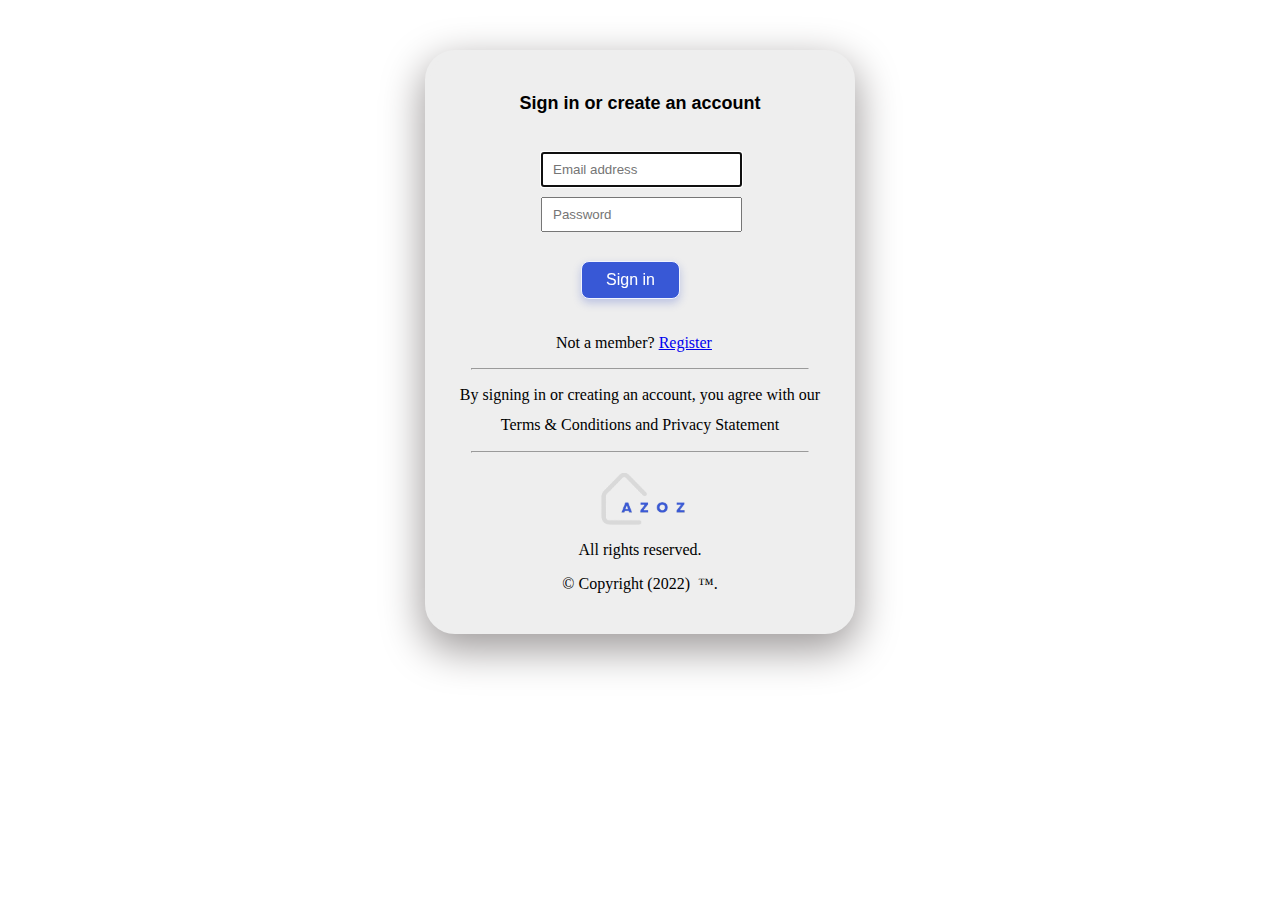
<file: login.html>
<!DOCTYPE html>
<html lang="en">
  <head>
    <meta charset="UTF-8" />
    <meta http-equiv="X-UA-Compatible" content="IE=edge" />
    <meta name="viewport" content="width=device-width, initial-scale=1.0" />
    <title>Login</title>
    <link rel="stylesheet" href="css/login.css" />
    <!--home icon-->
    <link rel="icon" type="image/x-icon" href="images/help.jpeg" />
  </head>
  <body>
    <div class="login">
      <div class="text1">
        <p>Sign in or create an account</p>
      </div>

      <form method="get" onsubmit="signin()" id="form">
        <input
          type="email"
          id="Emailaddress-form"
          required
          autofocus
          placeholder="Email address"
          name="Email address"
        />
        <input
          type="password"
          id="Password-form"
          maxlength="15"
          placeholder="Password"
          required
          name="pass"
        />
        <input type="submit" id="signinbuttom" value="Sign in" />
        <p class="text-after-submit">
          Not a member? <a href="sign.html">Register</a>
        </p>
      </form>
      <hr class="hr-1" />
      <p class="policy">
        By signing in or creating an account, you agree with our Terms &
        Conditions and Privacy Statement
      </p>
      <hr class="hr-2" />
      <a href="index.html">
        <img src="image/abc-removebg-preview.png" class="last" alt=""
        width="100px" filter: brightness(0.8); style="display: flex;
        padding-top: 20px; margin: auto;">
      </a>
      <p class="last">All rights reserved.</p>
      <p class="last">&copy; Copyright (2022) &nbsp;™.</p>
    </div>

    <script src="js/user.js"></script>
  </body>
</html>

<!-- <div class="Emailaddress"> <p>Email address 24</p> </div> -->
<!-- <p class="wq1">password26</p> -->
</file>
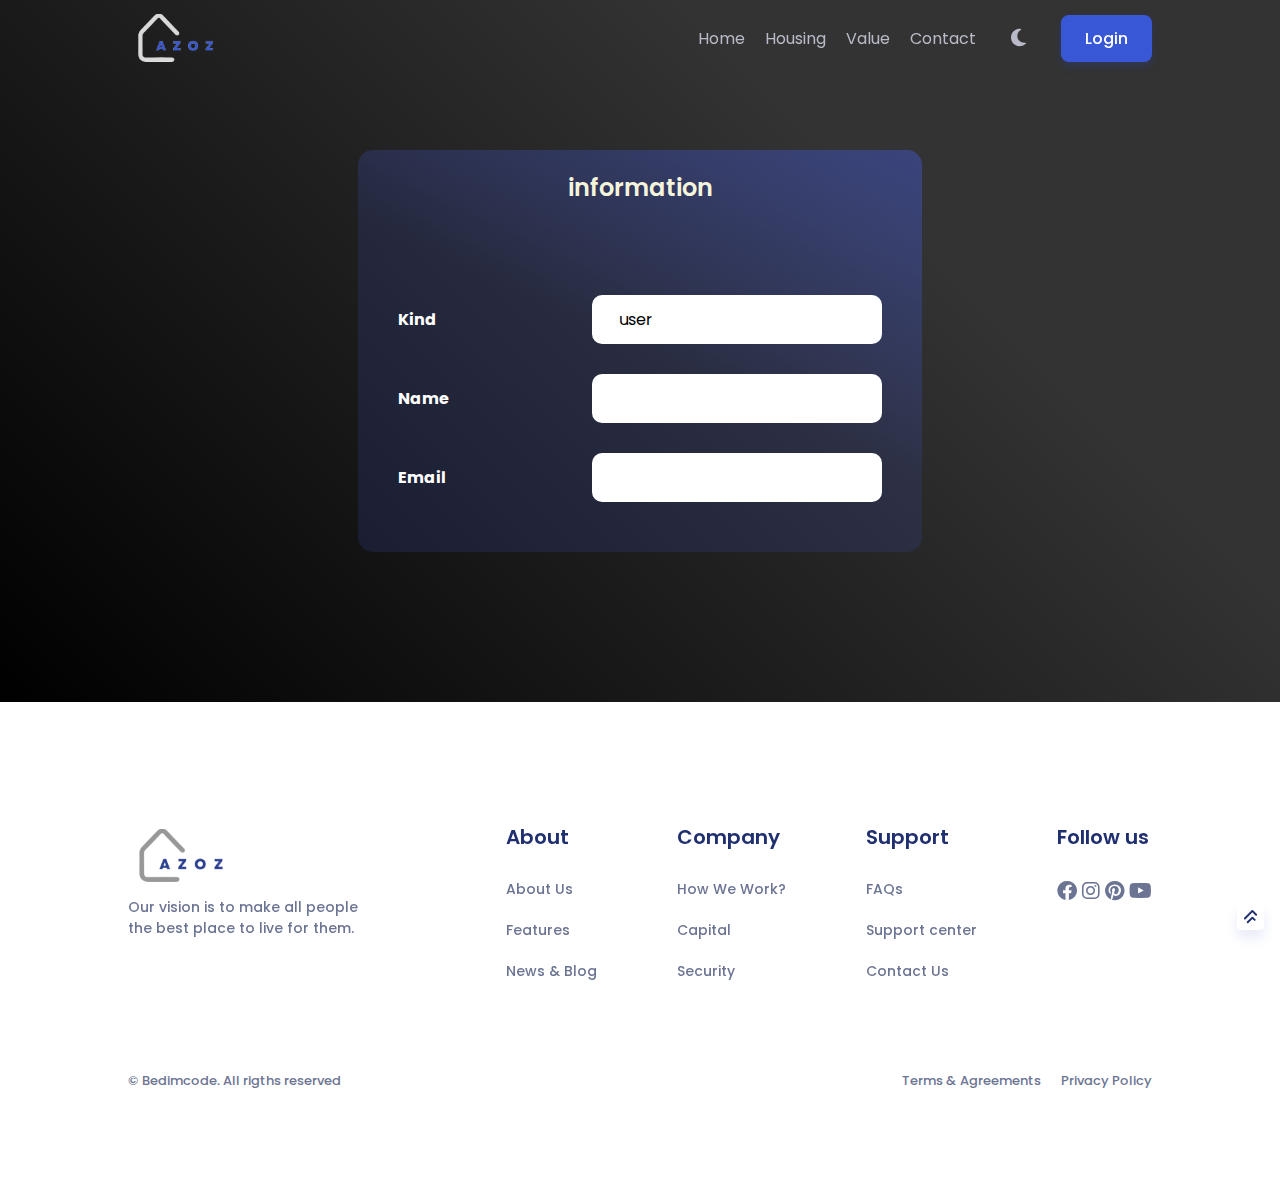
<file: profile.html>
<!DOCTYPE html>
<html lang="en">
  <head>
    <!--set meta tags-->
    <meta charset="UTF-8" />
    <meta http-equiv="X-UA-Compatible" content="IE=edge" />
    <meta name="description" content="Booking Hotels" />
    <meta name="keywords" content="html css javascript" />
    <meta name="viewport" content="width=device-width, initial-scale=1.0" />
    <!--link css page-->
    <link rel="stylesheet" href="css/main.css" />
    <!--link profile css page-->
    <link rel="stylesheet" href="css/all.min.css" />
    <title>Profile</title>
    <style>
      .card {
        background: linear-gradient(
          205deg,
          #3f51b591 0%,
          hsla(230.85deg 51.53% 45.52% / 0.2) 50%
        );
        width: 55%;
        margin: auto;
        border-radius: 15px;
        padding: 20px 40px;
        text-align: center;
      }

      .info {
        text-align: center;
        margin-bottom: 90px;
      }

      .card input {
        display: inline-block;
        width: 60%;
        padding: 10px 25px;
        border: 2px solid transparent;
        border-radius: 10px;
        font-size: 16px;
      }

      .card span {
        font-weight: bold;
        color: white;
      }

      .card div {
        margin-bottom: 30px;
        display: flex;
        justify-content: space-between;
        align-items: center;
      }
      .div {
        padding: 150px 0;
        background: linear-gradient(
          45deg,
          hsl(0deg 0% 0%) 0%,
          hsl(0deg 0% 0% / 80%) 70%
        );
      }

      @media screen and (max-width: 800px) {
        .card {
          width: 90%;
        }

        .card input {
          display: inline-block;
          width: 80%;
        }
      }
      @media screen and (max-width: 500px) {
        .card input {
          width: 60%;
          padding: 5px 10px;
        }
      }
    </style>
  </head>
  <body onload="profile() ,yt()">
    <header class="header" id="header">
      <div class="container">
        <nav class="nav">
          <a href="index.html" class="nav__logo">
            <img src="image/abc-removebg-preview.png" alt="website logo" />
          </a>

          <div class="nav__bar">
            <div class="nav__menu">
              <ul class="nav__list">
                <li class="nav__item">
                  <a href="#home" class="nav__link">
                    <i class="fa-solid fa-house"></i>
                    <span>home</span>
                  </a>
                </li>
                <li class="nav__item">
                  <a href="#popular" class="nav__link">
                    <i class="fa-solid fa-hotel"></i>
                    <span>housing</span>
                  </a>
                </li>
                <li class="nav__item">
                  <a href="#value" class="nav__link">
                    <i class="fa-solid fa-award"></i>
                    <span>value</span>
                  </a>
                </li>
                <li class="nav__item">
                  <a href="#contact" class="nav__link">
                    <i class="fa-solid fa-phone-volume"></i>
                    <span>contact</span>
                  </a>
                </li>
              </ul>
            </div>

            <i class="fa fa-moon dark-mode" id="dark-mode-btn"></i>

            <div id="loginplace">
              <a href="sign.html" id="namelink" class="btn nav__button"
                >login</a
              >
            </div>
            <div onclick="ahmed()" id="place">
              <a href="#" id="namelink1" class="btn nav__button">logout</a>
            </div>
            <div id="profile1">
              <a
                style="text-decoration: none"
                href="profile.html"
                class="btn nav__button"
                >profile</a
              >
            </div>
          </div>
        </nav>
      </div>
    </header>
    <!--end header-->

    <!--start profile-->
    <div class="div">
      <section class="profile">
        <div class="container">
          <div class="card" id="card">
            <h2 class="info" style="color: beige">information</h2>
            <form action="">
              <div>
                <span>Kind</span> <input value="user" readonly type="text" />
              </div>
              <div>
                <span>Name</span><input readonly type="text" id="usernam" />
              </div>
              <div>
                <span>Email</span><input readonly type="email" id="email1" />
              </div>
            </form>
          </div>
        </div>
      </section>
    </div>
    <!--end profile-->

    <!--start footer-->
    <!--==================== FOOTER ====================-->
    <footer class="footer section">
      <div class="footer__container container grid">
        <div style="padding-top: 7px">
          <a href="index.html" class="footer__logo">
            <img src="image/abc-removebg-preview.png" alt="website logo" />
            <!-- <h3>AZOZ for Real State</h3> -->
          </a>
          <p class="footer__description">
            Our vision is to make all people <br />
            the best place to live for them.
          </p>
        </div>

        <div class="footer__content">
          <div>
            <h3 class="footer__title">About</h3>
            <ul class="footer__links">
              <li>
                <a href="#" class="footer__link">About Us</a>
              </li>
              <li>
                <a href="#" class="footer__link">Features</a>
              </li>
              <li>
                <a href="#" class="footer__link">News & Blog</a>
              </li>
            </ul>
          </div>

          <div>
            <h3 class="footer__title">Company</h3>
            <ul class="footer__links">
              <li>
                <a href="#" class="footer__link">How We Work?</a>
              </li>
              <li>
                <a href="#" class="footer__link">Capital</a>
              </li>
              <li>
                <a href="#" class="footer__link">Security</a>
              </li>
            </ul>
          </div>

          <div>
            <h3 class="footer__title">Support</h3>
            <ul class="footer__links">
              <li>
                <a href="#" class="footer__link">FAQs</a>
              </li>
              <li>
                <a href="#" class="footer__link">Support center</a>
              </li>
              <li>
                <a href="#" class="footer__link">Contact Us</a>
              </li>
            </ul>
          </div>

          <div>
            <h3 class="footer__title">Follow us</h3>
            <ul class=".footer__social">
              <a href="#" class="footer__social-link">
                <i class="fa-brands fa-facebook"></i>
              </a>
              <a href="#" class="footer__social-link">
                <i class="fa-brands fa-instagram"></i>
              </a>
              <a href="#" class="footer__social-link">
                <i class="fa-brands fa-pinterest"></i>
              </a>
              <a href="#" class="footer__social-link">
                <i class="fa-brands fa-youtube"></i>
              </a>
            </ul>
          </div>
        </div>
      </div>

      <div class="footer__info container">
        <span class="footer__copy">
          &#169; Bedimcode. All rigths reserved
        </span>

        <div class="footer__privacy">
          <a href="">Terms & Agreements</a>
          <a href="">Privacy Policy</a>
        </div>
      </div>
    </footer>
    <!--end footer-->
    <script src="js/user.js"></script>

    <!--=============== user js ===============-->
    <script src="js/user.js"></script>

    <!--=============== SCROLLREVEAL ===============-->
    <script src="js/scrollreveal.min.js"></script>

    <!--========== SCROLL UP ==========-->
    <a href="#" class="scrollup" id="scrollup">
      <!-- <i class="fa-solid fa-chevron-up"></i>
        <i class="fa-solid fa-chevron-up"></i> -->
      <i class="fa-solid fa-check-double"></i>
    </a>

    <!--=============== SWIPER JS ===============-->
    <script src="js/swiper-bundle.min.js"></script>

    <!-- Main JS File -->
    <script src="js/main.js"></script>
  </body>
</html>
</file>
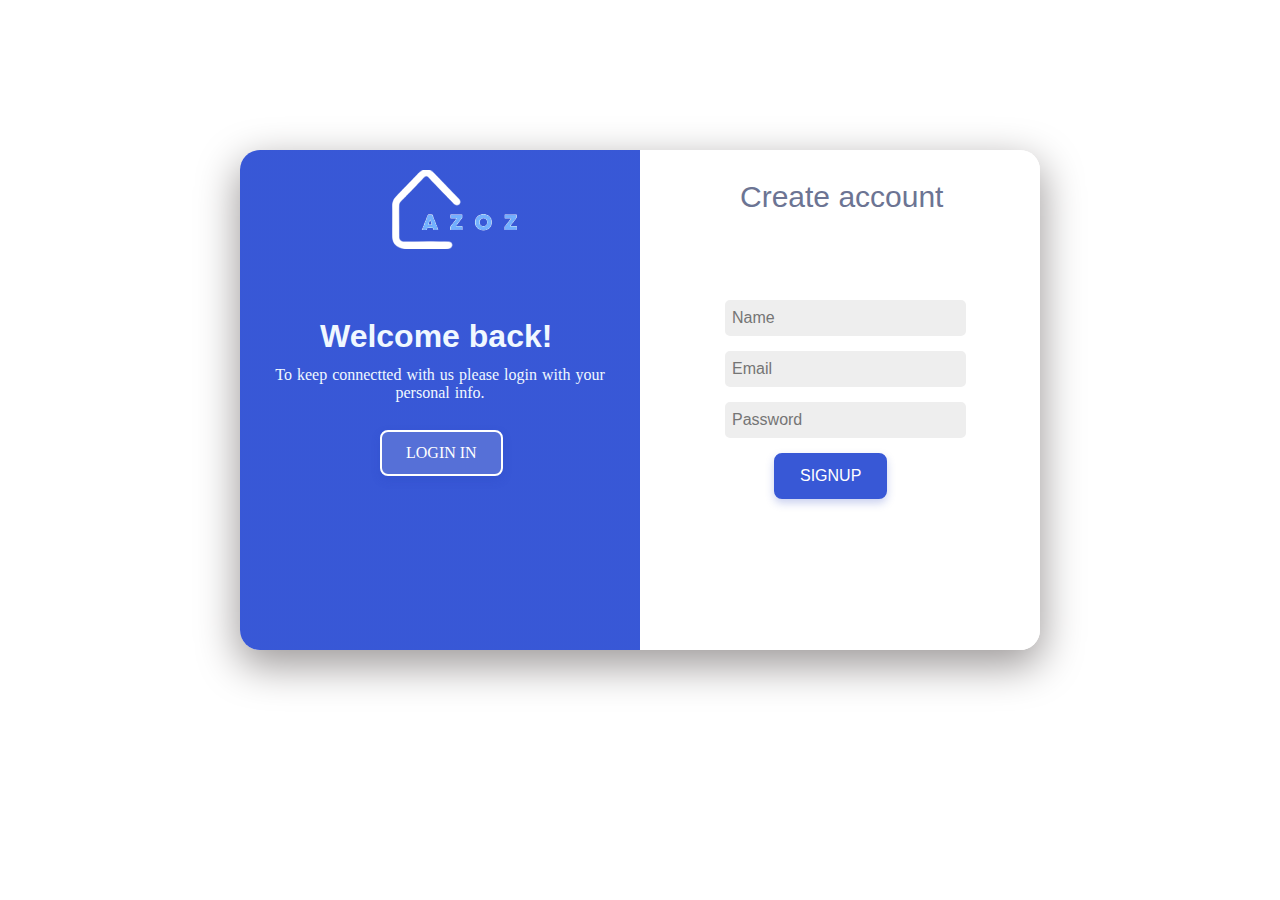
<file: sign.html>
<!DOCTYPE html>
<html lang="en">
  <head>
    <meta charset="UTF-8" />
    <meta http-equiv="X-UA-Compatible" content="IE=edge" />
    <meta name="viewport" content="width=device-width, initial-scale=1.0" />
    <link rel="stylesheet" href="css/sign.css" />
    <!--home icon-->
    <link rel="icon" type="image/x-icon" href="images/help.jpeg" />
    <title>Sign Up</title>
  </head>
  <body>
    <div class="box-sign-up">
      <i class="fa-brands fa-facebook"></i>
      <div class="form">
        <p class="text-in-form">Create account</p>
        <form
          method="get"
          onclick="signup()"
          action="login.html"
          class="org-form"
        >
          <input
            type="text"
            name="username"
            placeholder="Name"
            required
            id="username"
          />
          <input
            type="email"
            name="email"
            placeholder="Email"
            required
            id="email"
          />
          <input
            type="password"
            name="password"
            placeholder="Password"
            required
            id="Password"
          />
          <input id="btn" type="submit" value="SIGNUP" />
        </form>
      </div>
      <div class="logo">
        <a href="index.html" style="text-decoration: none; color: aliceblue"
          ><img src="image/abc-removebg-preview.png" alt=""
        /></a>
      </div>
      <h1 class="welcome">Welcome back!</h1>
      <div class="ahmeed">
        <p>To keep connectted with us please login with your personal info.</p>
      </div>
      <a href="login.html" class="link">LOGIN IN</a>
    </div>
    <script src="js/user.js"></script>
  </body>
</html>
<!-- onsubmit="signup()" -->
</file>
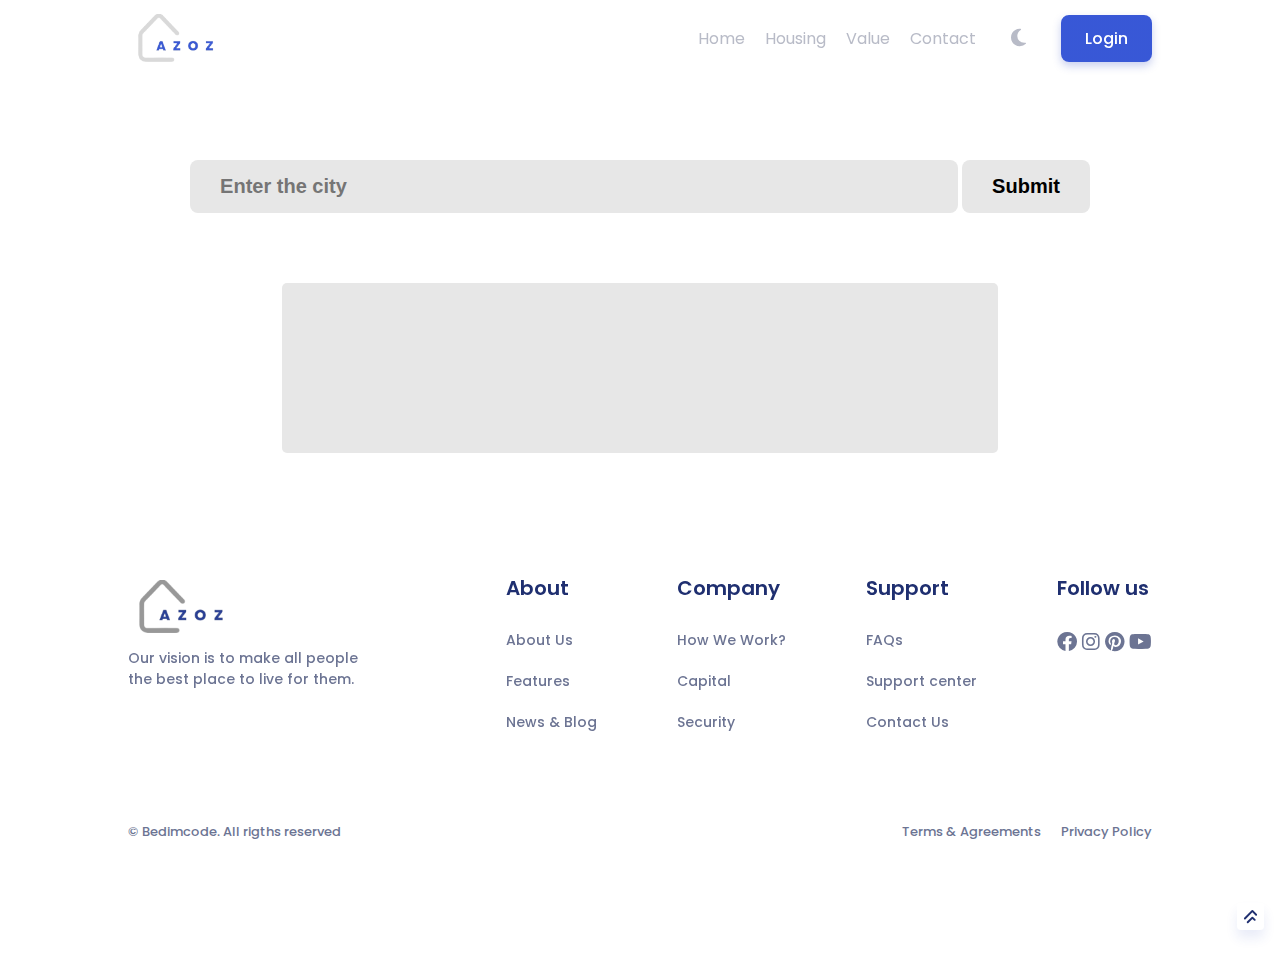
<file: wheather.html>
<!DOCTYPE html>
<html lang="en">
<head>
  <meta charset="UTF-8">
  <meta name="viewport" content="width=device-width, initial-scale=1.0">
  <meta http-equiv="X-UA-Compatible" content="ie=edge">
  <title>OpenWeatherMap Api</title>
  <link rel="stylesheet" href="css/all.min.css">
  <link rel="stylesheet" href="css/wheather.css">
  <link rel="stylesheet" href="css/main.css">
</head>
<body>
  <!--==================== HEADER ====================-->
  <header class="header" id="header">
    <div class="container">
      <nav class="nav">
        <a href="index.html" class="nav__logo">
          <img src="image/abc-removebg-preview.png" alt="website logo" />
        </a>

        <div class="nav__bar">
          <div class="nav__menu">
            <ul class="nav__list">
              <li class="nav__item">
                <a href="#home" class="nav__link">
                  <i class="fa-solid fa-house"></i>
                  <span>home</span>
                </a>
              </li>
              <li class="nav__item">
                <a href="#popular" class="nav__link">
                  <i class="fa-solid fa-hotel"></i>
                  <span>housing</span>
                </a>
              </li>
              <li class="nav__item">
                <a href="#value" class="nav__link">
                  <i class="fa-solid fa-award"></i>
                  <span>value</span>
                </a>
              </li>
              <li class="nav__item">
                <a href="#contact" class="nav__link">
                  <i class="fa-solid fa-phone-volume"></i>
                  <span>contact</span>
                </a>
              </li>
            </ul>
          </div>

          <i class="fa fa-moon dark-mode" id="dark-mode-btn"></i>

          <div id="loginplace">
            <a href="sign.html" id="namelink" class="btn nav__button"
              >login</a
            >
          </div>
          <div onclick="ahmed()" id="place">
            <a href="#" id="namelink1" class="btn nav__button">logout</a>
          </div>
          <div id="profile1">
            <a
              style="text-decoration: none"
              href="profile.html"
              class="btn nav__button"
              >profile</a
            >
          </div>
        </div>
      </nav>
    </div>
  </header>
  <!-- <div class="main">
    <div class="header">
      <h1>OpenWeatherMap API</h1>
      <p>Enter any city name in the input box below to get the data</p>
    </div> -->
  
    <div class="input">
      <input type="text" placeholder="Enter the city" class="input_text">
      <input type="submit" value="Submit" class="submit">
    </div>
  <!-- </div> -->

  <div class="container">
    <div class="card">
      <h1 class="name" id="name"></h1>
      <p class="temp"></p>
      <p class="clouds"></p>
      <p class="desc"></p>
    </div>
  </div>


  <footer class="footer section">
    <div class="footer__container container grid">
      <div style="padding-top: 7px">
        <a href="index.html" class="footer__logo">
          <img src="image/abc-removebg-preview.png" alt="website logo" />
          <!-- <h3>AZOZ for Real State</h3> -->
        </a>
        <p class="footer__description">
          Our vision is to make all people <br />
          the best place to live for them.
        </p>
      </div>

      <div class="footer__content">
        <div>
          <h3 class="footer__title">About</h3>
          <ul class="footer__links">
            <li>
              <a href="#" class="footer__link">About Us</a>
            </li>
            <li>
              <a href="#" class="footer__link">Features</a>
            </li>
            <li>
              <a href="#" class="footer__link">News & Blog</a>
            </li>
          </ul>
        </div>

        <div>
          <h3 class="footer__title">Company</h3>
          <ul class="footer__links">
            <li>
              <a href="#" class="footer__link">How We Work?</a>
            </li>
            <li>
              <a href="#" class="footer__link">Capital</a>
            </li>
            <li>
              <a href="#" class="footer__link">Security</a>
            </li>
          </ul>
        </div>

        <div>
          <h3 class="footer__title">Support</h3>
          <ul class="footer__links">
            <li>
              <a href="#" class="footer__link">FAQs</a>
            </li>
            <li>
              <a href="#" class="footer__link">Support center</a>
            </li>
            <li>
              <a href="#" class="footer__link">Contact Us</a>
            </li>
          </ul>
        </div>

        <div>
          <h3 class="footer__title">Follow us</h3>
          <ul class=".footer__social">
            <a href="#" class="footer__social-link">
              <i class="fa-brands fa-facebook"></i>
            </a>
            <a href="#" class="footer__social-link">
              <i class="fa-brands fa-instagram"></i>
            </a>
            <a href="#" class="footer__social-link">
              <i class="fa-brands fa-pinterest"></i>
            </a>
            <a href="#" class="footer__social-link">
              <i class="fa-brands fa-youtube"></i>
            </a>
          </ul>
        </div>
      </div>
    </div>

    <div class="footer__info container">
      <span class="footer__copy">
        &#169; Bedimcode. All rigths reserved
      </span>

      <div class="footer__privacy">
        <a href="">Terms & Agreements</a>
        <a href="">Privacy Policy</a>
      </div>
    </div>
  </footer>

  <!--=============== SCROLLREVEAL ===============-->
  <script src="js/scrollreveal.min.js"></script>

  <!--========== SCROLL UP ==========-->
  <a href="#" class="scrollup" id="scrollup">
    <!-- <i class="fa-solid fa-chevron-up"></i>
      <i class="fa-solid fa-chevron-up"></i> -->
    <i class="fa-solid fa-check-double"></i>
  </a>

  <!--=============== SWIPER JS ===============-->
  <script src="js/swiper-bundle.min.js"></script>

  <script src="js/user.js"></script>

  <!-- Main JS File -->
  <script src="js/main.js"></script>



<script src="js/wheather.js"></script>
</body>
</html>
</file>
<file: css/main.css>
/*=============== GOOGLE FONTS ===============*/
@import url("https://fonts.googleapis.com/css2?family=Poppins:wght@400;500;600&display=swap");

/*=============== VARIABLES CSS ===============*/
:root {
  --header-height: 56px;

  /*========== Colors ==========*/
  /*Color mode HSL(hue, saturation, lightness)*/
  --first-color: hsl(228, 66%, 53%);
  --first-color-alt: hsl(228, 66%, 47%);
  --first-color-light: hsl(228, 62%, 59%);
  --first-color-lighten: hsl(228, 100%, 97%);
  --second-color: hsl(25, 83%, 53%);
  --title-color: hsl(228, 57%, 28%);
  --text-color: hsl(228, 15%, 50%);
  --text-color-light: hsl(228, 12%, 75%);
  --border-color: hsl(228, 99%, 98%);
  --body-color: #fff;
  --container-color: #fff;

  /*========== Fonts ==========*/
  /*.5rem = 8px | 1rem = 16px ...*/
  /* --body-font: 'Poppins', sans-serif; */
  --biggest-font-size: 2.25rem;
  --h1-font-size: 1.5rem;
  --h2-font-size: 1.25rem;
  --h3-font-size: 1rem;
  --normal-font-size: 0.938rem;
  --small-font-size: 0.813rem;
  --smaller-font-size: 0.75rem;

  /*========== Font weight ==========*/
  --font-medium: 500;
  --font-semi-bold: 600;

  /*========== transition ==========*/
  --more-transition: 0.5s;
  --middle-transition: 0.4s;
  --less-transition: 0.3s;

  /*========== z index ==========*/
  /* --z-tooltip: 10;
  --z-fixed: 100; */
}

/* Responsive */
@media screen and (min-width: 1024px) {
  :root {
    --biggest-font-size: 4rem;
    --h1-font-size: 2.25rem;
    --h2-font-size: 1.5rem;
    --h3-font-size: 1.25rem;
    --normal-font-size: 1rem;
    --small-font-size: 0.875rem;
    --smaller-font-size: 0.813rem;
  }
}

/*=============== RESET HTML ELEMENTS ===============*/
* {
  box-sizing: border-box;
  padding: 0;
  margin: 0;
}

html {
  scroll-behavior: smooth;
}

body {
  font-family: "Poppins", sans-serif;
  font-size: var(--normal-font-size);
  background-color: var(--body-color);
  color: var(--text-color);
  transition: 0.3s; /* For animation dark mode */
}

h1,
h2,
h3 {
  color: var(--title-color);
  font-weight: var(--font-semi-bold);
}

ul {
  list-style: none;
}

a {
  text-decoration: none;
}

img {
  max-width: 100%;
  height: auto;
}

input,
button {
  font-family: var(--body-font);
  outline: none;
  border: none;
}

/*=============== REUSABLE CSS CLASSES ===============*/
.container {
  max-width: 1024px;

  margin-left: 24px;
  margin-right: 24px;
}

.grid {
  display: grid;
}

.section {
  padding: 72px 0 32px;
}

.section__title {
  font-size: var(--h2-font-size);
  margin-bottom: 16px;
}

.section__title span {
  color: var(--second-color);
}

.section__subtitle {
  display: block;
  font-size: var(--small-font-size);
  color: var(--second-color);
}

.main {
  overflow: hidden; /* For the animations ScrollReveal */
}

/* For small devices */
@media screen and (max-width: 350px) {
  .container {
    margin-left: 16px;
    margin-right: 16px;
  }

  .section {
    padding: 56px 0 16px;
  }
}

/* For large devices */
@media screen and (min-width: 1023px) {
  .section {
    padding: 120px 0 80px;
  }

  .section__title {
    font-size: 36px;
  }

  .section__subtitle {
    font-size: var(--normal-font-size);
  }
}

@media screen and (min-width: 1040px) {
  .container {
    margin-left: auto;
    margin-right: auto;
  }
}

/*=============== THEME ===============*/ /*=============== THEME ===============*/
.dark-mode {
  font-size: 20px;
  color: #fff;
  /* cursor: pointer; */
  transition: var(--less-transition);
}

.dark-mode:hover {
  color: var(--first-color);
}

/*========== Variables Dark theme ==========*/ /*========== Variables Dark theme ==========*/
body.dark-theme {
  --first-color: hsl(228, 66%, 62%);
  --second-color: hsl(25, 57%, 54%);
  --title-color: hsl(228, 8%, 95%);
  --text-color: hsl(228, 8%, 70%);
  --border-color: hsl(228, 16%, 14%);
  --body-color: hsl(228, 12%, 8%);
  --container-color: hsl(228, 16%, 12%);
}

/*========== 
    Color changes in some parts of 
    the website, in dark theme 
==========*/
.dark-theme .nav__menu,
.dark-theme .home__img,
.dark-theme .popular__card:hover,
.dark-theme .value__img,
.dark-theme .dropdowns-open,
.dark-theme .dropdowns-open .value_dropdowns-icon,
.dark-theme .dropdowns-open .value_dropdowns-arrow,
.dark-theme .contact__img,
.dark-theme .contact__card-box:hover,
.dark-theme .scrollup {
  box-shadow: none;
}

.dark-theme .value__image-box,
.dark-theme .value__dropdowns-icon,
.dark-theme .value__dropdowns-arrow,
.dark-theme .contact__image-box,
.dark-theme .contact__card i,
.dark-theme .contact__card-button,
.dark-theme .subscribe__container {
  background-color: var(--container-color);
}

.dark-theme .scroll-header .nav__logo img {
  filter: invert(0);
  transition: var(--middle-transition);
}

.dark-theme .footer__logo img {
  filter: brightness(1);
}

.dark-theme .scroll-header .nav__logo img:hover {
  filter: brightness(3);
  transition: var(--middle-transition);
}

.dark-theme .subscribe__container {
  border: 6px solid var(--body-color);
}

.dark-theme .subscribe__description {
  color: var(--text-color);
}

.dark-theme::-webkit-scrollbar {
  background-color: hsl(228, 4%, 15%);
}

.dark-theme::-webkit-scrollbar-thumb {
  background-color: hsl(228, 4%, 25%);
}

.dark-theme::-webkit-scrollbar-thumb:hover {
  background-color: hsl(228, 4%, 35%);
}

/*=============== HEADER & NAV ===============*/ /*=============== HEADER & NAV ===============*/
.header {
  position: fixed;
  top: 0;
  left: 0;
  width: 100%;
  z-index: 100;
  transition: var(--middle-transition);
}

.nav {
  height: calc(var(--header-height) + 20px);
  display: flex;
  justify-content: space-between;
  align-items: center;
  text-transform: capitalize;
}

.nav__logo {
  transition: var(--middle-transition);
  width: 90px;
}

.nav__logo img {
  height: 100%;
  display: block;
  transition: var(--middle-transition);
}

.nav__logo img:hover {
  filter: brightness(3);
}

.nav__bar {
  display: flex;
  justify-content: flex-end;
  align-items: center;
  gap: 35px;
}

.nav__list {
  display: flex;
  justify-content: end;
  gap: 20px;
}

.nav__link,
.dark-mode {
  color: var(--text-color-light);
}

.nav__link i {
  display: none;
}

.dark-mode {
  cursor: pointer;
}

#place,
#profile1 {
  display: none;
}

.active-link {
  color: var(--first-color);
  font-weight: var(--font-medium);
}

@media screen and (max-width: 1023px) {
  .nav {
    height: var(--header-height);
  }
  .nav__menu {
    position: fixed;
    bottom: 32px;
    left: 0;
    right: 0;
    width: 90%;
    margin: 0 auto;
    padding: 20px 45px;
    background-color: var(--container-color);
    box-shadow: 0 8px 24px hsla(228, 66%, 45%, 0.15);
    border-radius: 15px;
    transition: 0.3s;
  }

  .nav__logo {
    width: 70px;
  }

  .nav__list {
    display: flex;
    justify-content: space-between;
    align-items: center;
  }

  .nav__link {
    color: var(--text-color);
    display: flex;
    padding: 8px;
  }

  .nav__link i {
    font-size: 18px;
    display: block;
  }

  .nav__link span {
    display: none;
  }

  /* .nav__button {
    display: none;
  } */

  .active-link {
    border-radius: 50%;
    background-color: var(--first-color);
    color: #fff;
  }
}

/* For small devices */
@media screen and (max-width: 320px) {
  .nav__menu {
    padding: 12px 16px;
  }

  .nav__link i {
    font-size: 16px;
  }
}

/* For medium devices */
@media screen and (min-width: 576px) {
  .nav__menu {
    width: 345px;
  }

  .home__search {
    width: 412px;
  }
}

/* Change background header */
.scroll-header {
  background-color: var(--body-color);
  box-shadow: 0 1px 4px hsla(228, 4%, 15%, 0.1);
}

.scroll-header .nav__logo h3 {
  color: var(--first-color);
}

.scroll-header .dark-mode {
  color: var(--text-color);
}

.scroll-header .nav__logo img {
  filter: brightness(0.7);
  transition: var(--middle-transition);
}

.scroll-header .nav__logo img:hover {
  filter: brightness(0.3);
}

/*=============== HOME ===============*/ /*=============== HOME ===============*/
.home {
  background: linear-gradient(170deg, hsl(0, 0%, 25%) 0%, hsl(0, 0%, 6%) 30%);
  padding-bottom: 0;
}

.home__container {
  padding-top: 64px;
  display: flex;
  flex-direction: column;
  justify-content: center;
  align-items: center;
  gap: 32px;
}

.home__data {
  padding-bottom: 65px;
}

.home__title,
.home__value-number {
  color: #fff;
}

.home__title {
  font-size: var(--biggest-font-size);
  line-height: 120%;
  margin-bottom: 20px;
}

.home__description {
  color: var(--text-color-light);
  margin-bottom: 32px;
}

.home__search {
  background-color: var(--body-color);
  display: flex;
  align-items: center;
  border-radius: 12px;
  margin-bottom: 32px;
  padding: 6px 6px 6px 12px;
  border: 3px solid var(--text-color-light);
}

.home__search i {
  font-size: 20px;
  color: var(--first-color);
}

.home__search-input {
  width: 90%;
  background-color: var(--body-color);
  margin: 0 8px;
  color: var(--text-color);
}

.home__search-input::placeholder {
  color: var(--text-color-light);
}

.home__value {
  display: flex;
  align-items: center;
  gap: 40px;
}

.home__value-number {
  font-size: var(--h1-font-size);
  font-weight: var(--font-medium);
}

.home__value-number span {
  color: var(--second-color);
}

.home__value-description {
  color: var(--text-color-light);
  font-size: var(--smaller-font-size);
}

.home__image {
  position: relative;
  display: flex;
  justify-content: center;
}

.home__image-box {
  width: 265px;
  height: 284px;
  background: linear-gradient(
    180deg,
    hsl(0, 0%, 16%) 93%,
    hsl(0, 0%, 67%) 100%
  );
  border-radius: 135px 135px 0 0;
}

.home__image-img {
  position: absolute;
  bottom: -24px;
  overflow: hidden;
  width: 250px;
  height: 300px;
  border-radius: 125px 125px 12px 12px;
  display: inline-flex;
  align-items: flex-end;
  box-shadow: 0 16px 32px hsla(228, 66%, 25%, 0.25);
}

/* For small devices */
@media screen and (max-width: 350px) {
  .home {
    padding-bottom: 0;
  }

  .home__data {
    padding-bottom: 30px;
  }

  .home__title {
    margin-bottom: 30px;
  }

  .home__description {
    margin-bottom: 40px;
  }

  .home__value {
    gap: 25px;
  }

  .home__image-box {
    width: 240px;
    height: 264px;
  }

  .home__image-img {
    width: 220px;
    height: 280px;
  }
}

/* For medium devices */
@media screen and (min-width: 576px) {
  .home__search {
    width: 412px;
  }
}

@media screen and (min-width: 767px) {
  .home__container {
    flex-direction: row;
    align-items: flex-end;
    padding-top: 32px;
  }

  .home__data {
    padding-bottom: 32px;
  }
}

/* For large devices */
@media screen and (min-width: 1023px) {
  .home__container {
    padding-top: 80px;
    justify-content: space-between;
  }

  .home__data {
    padding-bottom: 80px;
  }

  .home__title {
    margin-bottom: 32px;
  }

  .home__description,
  .home__search {
    margin-bottom: 48px;
  }

  .home__value {
    column-gap: 56px;
  }

  .home__image-box {
    width: 504px;
    height: 611px;
    border-radius: 256px 256px 0 0;
  }

  .home__image-img {
    bottom: -40px;
    width: 472px;
    height: 634px;
    border-radius: 236px 236px 12px 12px;
  }
}

@media screen and (min-width: 1040px) {
  .home__container {
    justify-content: space-between;
  }
}

/*=============== BUTTON ===============*/ /*=============== BUTTON ===============*/
.btn {
  background: linear-gradient(
    137deg,
    hsl(228, 66%, 53%),
    hsl(228deg, 66% ,53%)
  );
  color: #fff;
  padding: 12px 24px;
  border-radius: 8px;
  font-size: var(--normal-font-size);
  font-weight: var(--font-medium);
  box-shadow: 0 4px 8px hsla(228, 66%, 45%, 0.25);
  cursor: pointer;
  transition: var(--middle-transition);
}

.btn:hover {
  box-shadow: 0 10px 12px hsla(228, 66%, 45%, 0.25);
}

/* For small devices */
@media screen and (max-width: 350px) {
  .btn {
    padding: 3px 6px;
    border-radius: 8px;
    font-size: var(--small-font-size);
    font-weight: var(--font-medium);
  }

  .nav__bar {
    gap: 15px;
  }
}

/* For medium devices */
@media screen and (min-width: 351px) and (max-width: 770px) {
  .btn {
    padding: 6px 12px;
    border-radius: 8px;
    font-size: var(--normal-font-size);
    font-weight: var(--font-medium);
  }

  .nav__bar {
    gap: 20px;
  }
}

/*=============== LOGOS ===============*/ /*=============== LOGOS ===============*/
.logos__container {
  padding-top: 32px;
  display: flex;
  justify-content: center;
  align-items: center;
  flex-wrap: wrap;
}

.logos__img {
  width: 25%;
  text-align: center;
}

.logos__img img {
  height: 60px;
  opacity: 0.3;
  transition: var(--middle-transition);
}

.logos__img img:hover {
  opacity: 1;
  transform: scale(1.1);
}

/* For small devices */
@media screen and (max-width: 350px) {
  .logos__container {
    gap: 35px 20px;
  }

  .logos__img {
    width: 38%;
  }
}

/* For large devices */
@media screen and (min-width: 1023px) {
  .logos__container {
    justify-content: space-between;
  }

  .logos__img {
    width: 20%;
  }

  .logos__img img {
    height: 100px;
  }
}

/*=============== POPULAR ===============*/ /*=============== POPULAR ===============*/
.popular__container {
  padding: 16px 0 80px;
}

.popular__card {
  background-color: var(--container-color);
  padding: 8px 8px 24px;
  border-radius: 16px;
  transition: var(--middle-transition);
}

.popular__card:hover {
  box-shadow: 0 12px 16px hsla(228, 66%, 45%, 0.1);
}

.popular__img {
  border-radius: 16px;
  margin-bottom: 16px;
}

.popular__data {
  padding: 0 4px 0 12px;
}

.popular__price {
  font-size: var(--h2-font-size);
  color: var(--text-color);
}

.popular__price::first-letter {
  color: var(--second-color);
}

.popular__title {
  font-size: var(--h3-font-size);
  margin: 8px 0;
}

.popular__description {
  font-size: var(--small-font-size);
  color: var(--text-color-light);
}

/* Swiper class */
.swiper-button-next::after,
.swiper-button-prev::after {
  content: "";
}

.swiper-button-next,
.swiper-button-prev {
  top: initial;
  bottom: 0;
  background-color: var(--container-color);
  padding: 6px;
  border: 2px solid var(--text-color-light);
  border-radius: 10px;
  font-size: 20px;
  color: var(--first-color);
  height: initial;
  width: initial;
}

.swiper-button-prev {
  left: calc(50% - 48px);
}

.swiper-button-next {
  right: calc(50% - 48px);
}

/* For large devices */
@media screen and (min-width: 1023px) {
  .popular__container {
    padding-top: 48px;
  }

  .popular__card {
    padding: 12px 12px 32px;
  }

  .popular__data {
    padding: 0 10px;
  }
}

/*=============== VALUE ===============*/ /*=============== VALUE ===============*/
.value__container {
  row-gap: 48px;
}

.value__images {
  position: relative;
  display: flex;
  justify-content: center;
}

.value__image-box {
  width: 266px;
  height: 316px;
  background-color: hsl(288, 24%, 97%);
  border-radius: 135px 135px 16px 16px;
}

.value__image-img {
  position: absolute;
  bottom: -40px;
  overflow: hidden;
  width: 250px;
  height: 300px;
  border-radius: 125px 125px 12px 12px;
  inset: 0;
  margin: auto;
  box-shadow: 0 16px 32px hsla(228, 66%, 25%, 0.25);
}

.value__description {
  font-size: var(--small-font-size);
  margin-bottom: 32px;
}

.value__dropdowns {
  display: grid;
  row-gap: 22px;
}

.value__dropdowns-item {
  background-color: var(--body-color);
  border: 2px solid var(--border-color);
  border-radius: 8px;
  padding: 16px 12px;
}

.value__dropdowns-header {
  display: flex;
  justify-content: space-between;
  align-items: center;
  cursor: pointer;
}

.value__dropdowns-icon {
  background-color: var(--first-color-lighten);
  padding: 5px;
  margin-right: 22px;
  border-radius: 4px;
  font-size: 18px;
  color: var(--first-color);
  transition: var(--less-transition);
}

.value__dropdowns-title {
  font-size: var(--small-font-size);
}

.value__dropdowns-arrow {
  display: inline-flex;
  text-align: center;
  background-color: var(--first-color-lighten);
  padding: 4px;
  margin-left: auto;
  border-radius: 2px;
  font-size: 12px;
  color: var(--first-color);
  transition: var(--less-transition);
}

.value__dropdowns-arrow i {
  transition: var(--middle-transition);
}

.value__dropdowns-content {
  overflow: hidden;
  height: 0;
  transition: all 0.25s ease;
}

.value__dropdowns-description {
  font-size: var(--smaller-font-size);
  padding: 20px 40px 0 44px;
}

/*Rotate icon and add shadows*/
.dropdown-open {
  box-shadow: 0 12px 32px hsla(228, 66%, 45%, 0.1);
}

.dropdown-open .value__dropdown-icon {
  box-shadow: 0 4px 4px hsla(228, 66%, 45%, 0.1);
}

.dropdown-open .value__dropdowns-arrow {
  box-shadow: 0 2px 4px hsla(228, 66%, 45%, 0.1);
}

.dropdown-open .value__dropdowns-arrow i {
  transform: rotate(-180deg);
}

/* For small devices */
@media screen and (max-width: 350px) {
  .value__image-box {
    width: 236px;
    height: 280px;
  }

  .value__image-img {
    width: 220px;
    height: 260px;
  }
}

/* For medium devices */
@media screen and (min-width: 767px) {
  .value__container {
    grid-template-columns: repeat(2, 1fr);
    align-items: center;
  }
}

/* For large devices */
@media screen and (min-width: 1023px) {
  .value__container {
    align-items: flex-start;
    column-gap: 80px;
  }

  .value__image-box {
    width: 501px;
    height: 641px;
    border-radius: 258px 258px 16px 16px;
  }

  .value__image-img {
    width: 461px;
    height: 601px;
    border-radius: 238px 238px 12px 12px;
  }

  .value__image-img img {
    max-width: initial;
    width: 490px;
  }

  .value__description {
    font-size: var(--normal-font-size);
    margin-bottom: 40px;
  }

  .value__dropdowns-title {
    font-size: var(--normal-font-size);
  }

  .value__dropdowns-item {
    padding: 20px 20px 20px 16px;
  }

  .value__dropdowns-description {
    padding-bottom: 16px;
    font-size: var(--small-font-size);
  }
}

/*=============== CONTACT ===============*/ /*=============== CONTACT ===============*/
.contact__container {
  row-gap: 32px;
}

.contact__images {
  position: relative;
  display: flex;
  justify-content: center;
}

.contact__image-box {
  width: 266px;
  height: 316px;
  background-color: hsl(288, 24%, 97%);
  border-radius: 135px 135px 16px 16px;
}

.contact__image-img {
  position: absolute;
  bottom: -40px;
  overflow: hidden;
  width: 250px;
  height: 300px;
  border-radius: 125px 125px 12px 12px;
  inset: 0;
  margin: auto;
  box-shadow: 0 16px 32px hsla(228, 66%, 25%, 0.25);
}

.contact__description {
  font-size: var(--small-font-size);
  margin-bottom: 32px;
}

.contact__card {
  display: grid;
  grid-template-columns: repeat(2, 1fr);
  gap: 20px 12px;
}

.contact__card i {
  padding: 6px;
  background-color: var(--first-color-lighten);
  border-radius: 5px;
  font-size: 20px;
  color: var(--first-color);
}

.contact__card-box {
  background-color: var(--body-color);
  border: 2px solid var(--border-color);
  padding: 20px 12px;
  border-radius: 8px;
  transition: 0.3s;
}

.contact__card-box:hover {
  box-shadow: 0 8px 24px hsla(228, 66%, 45%, 0.1);
}

.contact__card-info {
  display: flex;
  align-items: flex-start;
  column-gap: 12px;
  margin-bottom: 20px;
}

.contact__card-title {
  font-size: var(--normal-font-size);
}

.contact__card-description {
  font-size: var(--smaller-font-size);
}

.contact__card-button {
  font-size: var(--small-font-size);
  padding: 14px 0;
  width: 100%;
  background: var(--first-color-lighten);
  color: var(--first-color);
  font-weight: var(--font-semi-bold);
  box-shadow: none;
  border-radius: 4px;
}

.contact__card-button:hover {
  background-color: var(--first-color);
  color: #fff;
}

/* For small devices */
@media screen and (max-width: 350px) {
  .contact__card {
    grid-template-columns: repeat(1, 180px);
    justify-content: center;
  }

  .contact__image-box {
    width: 236px;
    height: 280px;
  }
  .contact__image-img {
    width: 220px;
    height: 260px;
  }
}

/* For medium devices */
@media screen and (min-width: 576px) {
  .contact__card {
    grid-template-columns: repeat(2, 192px);
    justify-content: center;
    gap: 30px;
  }
}

@media screen and (min-width: 767px) {
  .contact__container {
    grid-template-columns: repeat(2, 1fr);
    align-items: center;
  }

  .contact__images {
    order: 1;
  }

  .contact__card {
    justify-content: initial;
    gap: 45px 65px;
  }
}

/* For large devices */
@media screen and (min-width: 1023px) {
  .contact__container {
    align-items: flex-start;
    column-gap: 80px;
  }

  .contact__image-box {
    width: 501px;
    height: 641px;
    border-radius: 258px 258px 16px 16px;
  }

  .contact__image-img {
    width: 461px;
    height: 601px;
    border-radius: 238px 238px 12px 12px;
  }

  .contact__image-img img {
    max-width: initial;
    width: 490px;
  }

  .contact__description {
    font-size: var(--normal-font-size);
    margin-bottom: 40px;
  }

  .contact__card {
    grid-template-columns: repeat(2, 200px);
    justify-content: flex-start;
    gap: 30px;
  }
}

/*=============== SUBSCRIBE ===============*/ /*=============== SUBSCRIBE ===============*/
.subscribe {
  padding: 40px 0;
}

.subscribe__container {
  background-color: var(--first-color);
  padding: 48px 0;
  border-radius: 20px;
  border: 6px solid var(--first-color-light);
  text-align: center;
}

.subscribe__title {
  font-size: var(--h2-font-size);
  color: #fff;
}

.subscribe__description {
  color: hsl(228, 90%, 92%);
  font-size: var(--small-font-size);
  margin: 16px 0 40px;
}

.subscribe__button {
  border: 2px solid #fff;
  background: var(--first-color-light);
  font-size: var(--small-font-size);
}

.subscribe__button:hover {
  background-color: var(--first-color);
}

/* For small devices */
@media screen and (max-width: 350px) {
  .subscribe__container {
    padding: 28px 16px;
  }
}

/* For medium devices */
@media screen and (min-width: 767px) {
  .subscribe__container {
    padding: 48px 180px;
  }
}

/* For large devices */
@media screen and (min-width: 1023px) {
  .subscribe__container {
    padding: 64px 160px 72px;
    border-radius: 32px;
    border: 12px solid var(--first-color-light);
  }

  .subscribe__title {
    font-size: 40px;
    margin-bottom: 24px;
  }

  .subscribe__description {
    font-size: var(--normal-font-size);
    padding: 0 90px;
  }

  .subscribe__button {
    font-size: var(--normal-font-size);
  }
}

/*=============== FOOTER ===============*/ /*=============== FOOTER ===============*/
.footer__container {
  row-gap: 40px;
}

.footer__logo {
  display: inline-flex;
  align-items: center;
  column-gap: 4px;
  margin-bottom: 15px;
  transition: var(--middle-transition);
  width: 100px;
}

.footer__logo img {
  filter: brightness(0.7);
  transition: var(--middle-transition);
  height: 100%;
  display: block;
  transition: var(--middle-transition);
}

.footer__logo i {
  font-size: 20px;
}

.footer__content,
.footer__links {
  display: grid;
}

.footer__content {
  grid-template-columns: repeat(2, max-content);
  gap: 40px 64px;
}

.footer__links {
  row-gap: 8px;
}
.footer__links li {
  transition: var(--middle-transition);
}

.footer__links li:hover {
  transform: translateX(6px);
}

.footer__description,
.footer__link {
  font-size: var(--small-font-size);
  font-weight: var(--font-medium);
}

.footer__link {
  color: var(--text-color);
  transition: var(--less-transition);
}

.footer__link:hover {
  color: var(--title-color);
}

.footer__title {
  font-size: var(--h3-font-size);
  margin-bottom: 16px;
}

.footer__social {
  display: flex;
  column-gap: 16px;
}

.footer__social-link {
  font-size: 20px;
  color: var(--text-color);
  transition: var(--less-transition);
}

.footer__social-link:hover {
  color: var(--title-color);
}

.footer__info,
.footer__privacy {
  display: flex;
}

.footer__info {
  padding-bottom: 96px;
  margin-top: 88px;
  flex-direction: column;
  text-align: center;
  row-gap: 24px;
}

.footer__copy,
.footer__privacy a {
  font-size: var(--smaller-font-size);
  font-weight: var(--font-medium);
  color: var(--text-color);
}

.footer__privacy {
  justify-content: center;
  column-gap: 20px;
}

/* For small devices */
@media screen and (max-width: 350px) {
  .footer__content {
    grid-template-columns: repeat(2, max-content);
    gap: 35px;
    justify-content: center;
    text-align: center;
  }

  .footer__title {
    margin-bottom: 10px;
  }

  .footer__links {
    row-gap: 2.5px;
  }
}

/* For medium devices */
@media screen and (min-width: 576px) {
  .footer__content {
    grid-template-columns: repeat(3, max-content);
    gap: 60px 80px;
  }
}

@media screen and (min-width: 767px) {
  .footer__container {
    grid-template-columns: repeat(2, 1fr);
    justify-content: space-between;
  }
}

/* For large devices */
@media screen and (min-width: 1023px) {
  .footer__content {
    grid-template-columns: repeat(4, max-content);
  }

  .footer__title {
    margin-bottom: 24px;
  }

  .footer__links {
    row-gap: 16px;
  }

  .footer__info {
    flex-direction: row;
    justify-content: space-between;
    padding-bottom: 32px;
  }
}

/*=============== SCROLL BAR ===============*/ /*=============== SCROLL BAR ===============*/
::-webkit-scrollbar {
  width: 10px;
  border-radius: 8px;
  background-color: hsl(228, 8%, 76%);
}

::-webkit-scrollbar-thumb {
  background-color: hsl(228, 8%, 60%);
  border-radius: 8px;
}

::-webkit-scrollbar-thumb:hover {
  background-color: hsl(228, 8%, 50%);
}

/*=============== SCROLL UP ===============*/ /*=============== SCROLL UP ===============*/
.scrollup {
  position: fixed;
  right: 16px;
  bottom: -30px;
  background-color: var(--container-color);
  box-shadow: 0 8px 12px hsla(228, 66%, 45%, 0.1);
  display: inline-flex;
  padding: 6px;
  border-radius: 4px;
  color: var(--title-color);
  font-size: 15px;
  z-index: 10;
  transition: var(--more-transition);
}

.scrollup:hover {
  transform: translate(-4px);
  color: var(--first-color);
}

.scrollup i {
  transform: rotate(-180deg);
}

/* Show Scroll Up*/
.show {
  bottom: 150px;
}

@media screen and (min-width: 1023px) {
  .show {
    bottom: 48px;
    right: 48px;
  }
}
/*=============== BREAKPOINTS ===============*/

/* For 2K & 4K resolutions */
@media screen and (min-width: 2048px) {
  body {
    zoom: 1.5;
  }
}

@media screen and (min-width: 3840px) {
  body {
    zoom: 2;
  }
}
</file>
<file: css/housing.css>
/*=============== GOOGLE FONTS ===============*/
@import url("https://fonts.googleapis.com/css2?family=Poppins:wght@400;500;600&display=swap");

/*=============== VARIABLES CSS ===============*/
:root {
  --header-height: 56px;

  /*========== Colors ==========*/
  /*Color mode HSL(hue, saturation, lightness)*/
  --first-color: hsl(228, 66%, 53%);
  --first-color-alt: hsl(228, 66%, 47%);
  --first-color-light: hsl(228, 62%, 59%);
  --first-color-lighten: hsl(228, 100%, 97%);
  --second-color: hsl(25, 83%, 53%);
  --title-color: hsl(228, 57%, 28%);
  --text-color: hsl(228, 15%, 50%);
  --text-color-light: hsl(228, 12%, 75%);
  --border-color: hsl(228, 99%, 98%);
  --body-color: #fff;
  --container-color: #fff;

  /*========== Fonts ==========*/
  /*.5rem = 8px | 1rem = 16px ...*/
  /* --body-font: 'Poppins', sans-serif; */
  --biggest-font-size: 2.25rem;
  --h1-font-size: 1.5rem;
  --h2-font-size: 1.25rem;
  --h3-font-size: 1rem;
  --normal-font-size: 0.938rem;
  --small-font-size: 0.813rem;
  --smaller-font-size: 0.75rem;

  /*========== Font weight ==========*/
  --font-medium: 500;
  --font-semi-bold: 600;

  /*========== transition ==========*/
  --more-transition: 0.5s;
  --middle-transition: 0.4s;
  --less-transition: 0.3s;

  /*========== z index ==========*/
  /* --z-tooltip: 10;
  --z-fixed: 100; */
}

/* Responsive */
@media screen and (min-width: 1024px) {
  :root {
    --biggest-font-size: 4rem;
    --h1-font-size: 2.25rem;
    --h2-font-size: 1.5rem;
    --h3-font-size: 1.25rem;
    --normal-font-size: 1rem;
    --small-font-size: 0.875rem;
    --smaller-font-size: 0.813rem;
  }
}

/*=============== RESET HTML ELEMENTS ===============*/
* {
  box-sizing: border-box;
  padding: 0;
  margin: 0;
}

html {
  scroll-behavior: smooth;
}

body {
  font-family: "Poppins", sans-serif;
  font-size: var(--normal-font-size);
  background-color: var(--body-color);
  color: var(--text-color);
  transition: 0.3s; /* For animation dark mode */
}

h1,
h2,
h3 {
  color: var(--title-color);
  font-weight: var(--font-semi-bold);
}

ul {
  list-style: none;
}

a {
  text-decoration: none;
}

img {
  max-width: 100%;
  height: auto;
}

input,
button {
  font-family: var(--body-font);
  outline: none;
  border: none;
}

/*=============== REUSABLE CSS CLASSES ===============*/
.container {
  max-width: 1024px;

  margin-left: 24px;
  margin-right: 24px;
}

.grid {
  display: grid;
}

.section {
  padding: 72px 0 32px;
}

.section__title {
  font-size: var(--h2-font-size);
  margin-bottom: 16px;
}

.section__title span {
  color: var(--second-color);
}

.section__subtitle {
  display: block;
  font-size: var(--small-font-size);
  color: var(--second-color);
}

.main {
  overflow: hidden; /* For the animations ScrollReveal */
}

/* For small devices */
@media screen and (max-width: 350px) {
  .container {
    margin-left: 16px;
    margin-right: 16px;
  }

  .section {
    padding: 56px 0 16px;
  }
}

/* For large devices */
@media screen and (min-width: 1023px) {
  .section {
    padding: 120px 0 16px;
  }

  .section__title {
    font-size: 36px;
  }

  .section__subtitle {
    font-size: var(--normal-font-size);
  }
}

@media screen and (min-width: 1040px) {
  .container {
    margin-left: auto;
    margin-right: auto;
  }
}

/*=============== THEME ===============*/ /*=============== THEME ===============*/
.dark-mode {
  font-size: 20px;
  color: #fff;
  /* cursor: pointer; */
  transition: var(--less-transition);
}

.dark-mode:hover {
  color: var(--first-color);
}

/*========== Variables Dark theme ==========*/ /*========== Variables Dark theme ==========*/
body.dark-theme {
  --first-color: hsl(228, 66%, 62%);
  --second-color: hsl(25, 57%, 54%);
  --title-color: hsl(228, 8%, 95%);
  --text-color: hsl(228, 8%, 70%);
  --border-color: hsl(228, 16%, 14%);
  --body-color: hsl(228, 12%, 8%);
  --container-color: hsl(228, 16%, 12%);
}

/*========== 
    Color changes in some parts of 
    the website, in dark theme 
==========*/
.dark-theme .nav__menu,
.dark-theme .home__img,
.dark-theme .popular__card:hover,
.dark-theme .value__img,
.dark-theme .dropdowns-open,
.dark-theme .dropdowns-open .value_dropdowns-icon,
.dark-theme .dropdowns-open .value_dropdowns-arrow,
.dark-theme .contact__img,
.dark-theme .contact__card-box:hover,
.dark-theme .scrollup {
  box-shadow: none;
}

.dark-theme .value__image-box,
.dark-theme .value__dropdowns-icon,
.dark-theme .value__dropdowns-arrow,
.dark-theme .contact__image-box,
.dark-theme .contact__card i,
.dark-theme .contact__card-button,
.dark-theme .subscribe__container {
  background-color: var(--container-color);
}

.dark-theme .subscribe__container {
  border: 6px solid var(--body-color);
}

.dark-theme .subscribe__description {
  color: var(--text-color);
}

.dark-theme::-webkit-scrollbar {
  background-color: hsl(228, 4%, 15%);
}

.dark-theme::-webkit-scrollbar-thumb {
  background-color: hsl(228, 4%, 25%);
}

.dark-theme::-webkit-scrollbar-thumb:hover {
  background-color: hsl(228, 4%, 35%);
}

/*=============== HEADER & NAV ===============*/ /*=============== HEADER & NAV ===============*/
.header {
  position: fixed;
  top: 0;
  left: 0;
  width: 100%;
  z-index: 100;
  transition: var(--middle-transition);
}

.nav {
  height: calc(var(--header-height) + 20px);
  display: flex;
  justify-content: space-between;
  align-items: center;
  text-transform: capitalize;
}

.nav__logo {
  transition: var(--middle-transition);
  width: 90px;
}

.nav__logo img {
  height: 100%;
  display: block;
  transition: var(--middle-transition);
}

.nav__logo img:hover {
  filter: brightness(3);
}

.nav__bar {
  display: flex;
  justify-content: flex-end;
  align-items: center;
  gap: 35px;
}

.nav__list {
  display: flex;
  justify-content: end;
  gap: 20px;
}

.nav__link,
.dark-mode {
  color: var(--text-color-light);
}

.nav__link i {
  display: none;
}

.dark-mode {
  cursor: pointer;
}

#place,
#profile1 {
  display: none;
}

.active-link {
  color: var(--first-color);
  font-weight: var(--font-medium);
}

@media screen and (max-width: 1023px) {
  .nav {
    height: var(--header-height);
  }
  .nav__menu {
    position: fixed;
    bottom: 32px;
    left: 0;
    right: 0;
    width: 90%;
    margin: 0 auto;
    padding: 20px 45px;
    background-color: var(--container-color);
    box-shadow: 0 8px 24px hsla(228, 66%, 45%, 0.15);
    border-radius: 15px;
    transition: 0.3s;
  }

  .nav__logo {
    width: 70px;
  }

  .nav__list {
    display: flex;
    justify-content: space-between;
    align-items: center;
  }

  .nav__link {
    color: var(--text-color);
    display: flex;
    padding: 8px;
  }

  .nav__link i {
    font-size: 18px;
    display: block;
  }

  .nav__link span {
    display: none;
  }

  /* .nav__button {
    display: none;
  } */

  .active-link {
    border-radius: 50%;
    background-color: var(--first-color);
    color: #fff;
  }
}

/* For small devices */
@media screen and (max-width: 320px) {
  .nav__menu {
    padding: 12px 16px;
  }

  .nav__link i {
    font-size: 16px;
  }
}

/* For medium devices */
@media screen and (min-width: 576px) {
  .nav__menu {
    width: 345px;
  }

  .home__search {
    width: 412px;
  }
}

/* Change background header */
.scroll-header {
  background-color: var(--body-color);
  box-shadow: 0 1px 4px hsla(228, 4%, 15%, 0.1);
}

.scroll-header .nav__logo h3 {
  color: var(--first-color);
}

.scroll-header .dark-mode {
  color: var(--text-color);
}

.scroll-header .nav__logo img {
  filter: brightness(0.7);
  transition: var(--middle-transition);
}

.scroll-header .nav__logo img:hover {
  filter: brightness(0.3);
}

/*=============== BUTTON ===============*/ /*=============== BUTTON ===============*/
.btn {
  background: linear-gradient(
    137deg,
    hsl(228, 66%, 53%),
    hsl(228deg, 66% ,53%)
  );
  color: #fff;
  padding: 12px 24px;
  border-radius: 8px;
  font-size: var(--normal-font-size);
  font-weight: var(--font-medium);
  box-shadow: 0 4px 8px hsla(228, 66%, 45%, 0.25);
  cursor: pointer;
  transition: var(--middle-transition);
}

.btn:hover {
  box-shadow: 0 10px 12px hsla(228, 66%, 45%, 0.25);
}

.position-center {
  position: absolute;
  top: 50%;
  left: 50%;
  transform: translate(-50%, -50%);
}

.special-heading {
  text-align: center;
  color: #ebeced;
  font-weight: 800;
  font-size: 100px;
  letter-spacing: -3px;
  margin-bottom: 0;
}

.home__search {
  background-color: var(--body-color);
  display: flex;
  align-items: center;
  border-radius: 12px;
  margin-bottom: 32px;
  padding: 6px 6px 6px 12px;
  border: 3px solid var(--text-color-light);
}

.home__search i {
  font-size: 20px;
  color: var(--first-color);
}

.home__search-input {
  width: 90%;
  background-color: var(--body-color);
  margin: 0 8px;
  color: var(--text-color);
}

.home__search-input::placeholder {
  color: var(--text-color-light);
}

/* start header  */
.otel {
  margin-top: -4%;
}

.Hotels .h {
  color: var(--secondry-color);
  background: linear-gradient(170deg, hsl(0, 0%, 25%) 0%, hsl(0, 0%, 6%) 30%);
  margin-bottom: 80px;
}

.Hotels .h {
  padding-top: 80px;
  padding-bottom: 100px;
}

.Hotels .h .container .info h1 {
  font-size: 32px;
  padding: 150px 0 0;
  color: #fff;
}

.Hotels .h .container .info p {
  margin-bottom: 50px;
  color: var(--text-color-light);
}
.Hotels .h .head {
  color: var(--secondry-color);
}

.Hotels .h .container .info .search {
  display: flex;
  justify-content: flex-start;
  position: relative;
}

.Hotels .h .container .info .sear {
  display: block;
  width: 320px;
  height: 42px;
  font-size: 15px;
  padding: 0 35px 0;
}

.Hotels .h .container .info .search .sub {
  background-color: #0071c2;
  padding: 5px 32px;
  height: 42px;
  color: white;
  cursor: pointer;
}

.Hotels .h .container .info .search .sub:hover {
  background-color: #015d9f;
  border: solid 3px black;
}

.Hotels .h .container .info .check {
  height: 50px;
  margin-top: 7px;
}

.Hotels .container .info .check input {
  width: 15px;
  height: 15px;
  cursor: pointer;
}

.Hotels .h .container .info .check label {
  font-size: 14px;
  cursor: pointer;
}

.Hotels .h .container .info .search::before {
  content: "\f236";
  font-family: FontAwesome;
  position: absolute;
  top: 11px;
  left: 8px;
  color: #897f79;
}

@media (max-width: 582px) {
  .Hotels .h .container .info h1 {
    font-size: 25px;
  }

  .Hotels .h .container .info p {
    margin-top: -14px;
    margin-bottom: 15px;
  }

  .Hotels .h .container .info .sear {
    display: block;
    width: 240px;
    height: 35px;
    font-size: 12px;
    padding: 0 35px 0;
  }

  .Hotels .h .container .info .search::before {
    top: 10px;
    font-size: 15px;
  }

  .Hotels .h .container .info .search .sub {
    background-color: #0071c2;
    padding: 5px 20px;
    height: 35px;
  }
}

@media (max-width: 500px) {
  .Hotels .h .container .info h1 {
    font-size: 20px;
    line-height: 1;
    margin-bottom: 30px;
  }

  .Hotels .h .container .info p {
    line-height: 1;
    margin-bottom: 30px;
  }
}

/* end header */
/* ------------------------------------------------------------ */
/* start section */

.otel .container {
  color: var(--secondry-color);
}
.otel .container .links {
  display: inline-block;
  font-size: 15px;
  text-decoration: none;
  position: relative;
  margin-bottom: 20px;
}
.otel .container .links a {
  color: var(--first-color-lightr);
  /* color: black; */
}

.otel .links a:first-child {
  text-decoration: none;
  margin-right: 25px;
  font-weight: 700;
  color: var(--second-color);
}

.otel .links a:first-child:hover,
.otel .links a:nth-child(2):hover {
  text-decoration: underline;
}

.otel .links a:first-child::after {
  content: "";
  position: absolute;
  top: calc(55% - 6px);
  left: calc(30%);
  border-color: transparent transparent transparent red;
  border-style: solid;
  border-width: 5px;
}

.otel .links a:nth-child(2) {
  text-decoration: none;
  margin-right: 25px;
}

.otel .links a:last-child {
  text-decoration: none;
}

.otel .container h2 {
  font-size: 24px;
}

.otel .container .all {
  display: flex;
  flex-wrap: wrap;
  flex-direction: column;
  align-items: center;
  margin-top: 30px;
}

.otel .container .all .card {
  margin: 30px 0;
  display: flex;
  width: 700px;
  padding: 20px;
  border: 0.5px solid #897f7969;
  border-radius: 10px;
  transition: 0.8s;
  box-shadow: 0 16px 32px hsla(228, 66%, 25%, 0.25);
  opacity: 0.8;
  background: linear-gradient(301deg, #3f51b524 0%, hsl(0, 0%, 100%) 65%);
}

.otel .container .all .card:hover {
  transform: scale(1.01);
  opacity: 1;
}

.otel .container .all .card .imge img {
  width: 200px;
  height: 100%;
}

.otel .container .all .card .imge {
  margin-right: 16px;
}

.otel .container .all .card .info {
  width: calc(100% - 216px);
}
.otel .container .all .card .info .head a {
  color: var(--secondry-color);
}
.otel .container .all .card .info .head h3 {
  padding-top: 20px;
}
.otel .container .all .card .info .first {
  display: flex;
  justify-content: space-between;
  margin-bottom: 20px;
}

.otel .container .all .card .info .head h2 a,
.otel .container .all .card .info .head h2 {
  font-size: 20px;
  text-decoration: none;
}

.otel .container .all .card .info .head a:hover {
  color: black;
}

.otel .container .all .card .info .head h3 a,
.otel .container .all .card .info .head h3 {
  font-size: 14px;
  text-decoration: none;
  margin-top: -8px;
  color: #0071c2;
}

.otel .container .all .card .info .support {
  display: flex;
  justify-content: flex-start;
  width: 122px;
}

.otel .container .all .card .info .support span {
  background-color: var(--first-color);
  border-radius: 6px;
  width: 32px;
  height: 32px;
  margin-left: 8px;
  color: white;
  text-align: center;
  padding: 5px;
}

.otel .container .all .card .support .rev {
  display: flex;
  /* line-height: 1; */
  flex-wrap: wrap;
  align-content: flex-start;
  justify-content: flex-end;
}

.otel .container .all .card .support .rev div:first-child {
  font-weight: bold;
}

.otel .container .all .card .support .rev div:last-child {
  font-size: 12px;
  color: #6b6b6b;
}

.otel .container .all .card .info .second {
  display: flex;
  flex-direction: row;
  justify-content: space-between;
}

.otel .container .all .card .info .second .one .fixed1 {
  font-size: 12px;
  font-weight: bold;
}

.otel .container .all .card .info .second .one .fixed2 {
  font-size: 12px;
  color: #6b6b6b;
}

.otel .container .all .card .info .second .one .fixed3 {
  font-size: 12px;
  font-weight: bold;
  color: #cc0000;
}

.otel .container .all .card .info .second .two {
  display: flex;
  flex-direction: column;
  align-items: flex-end;
  line-height: 1.7;
}

.otel .container .all .card .info .second .two .fixed {
  font-size: 12px;
  color: #6b6b6b;
}

.otel .container .all .card .info .second .two .praice {
  font-size: 20px;
  font-weight: bold;
}

.otel .container .all .card .info .second .two del {
  font-size: 12px;
  font-weight: 600;
  color: #cc0000;
  margin-right: 4px;
}

.otel .container .all .card .info .second .two a {
  display: inline-block;
  color: var(--second-color);
  text-decoration: none;
  padding: 0 20px;
  background-color: var(--third-color);
  border-radius: 3px;
  margin-top: 15px;
}

.otel .container .all .card .info .second .two a:hover {
  background-color: #024576;
}

@media (max-width: 730px) {
  .otel .container .all .card {
    width: auto;
    padding: 10px;
  }

  .otel .container .all {
    flex-wrap: nowrap;
  }

  .otel .container .all .card .info .second .two a {
    font-size: 10px;
    padding: 0 8px;
    margin-top: 5px;
  }

  .otel .container .all .card .info .second .two .fixed {
    font-size: 11px;
  }

  .otel .container .all .card .info .second .two .praice {
    font-size: 11px;
  }

  .otel .container .all .card .info .second .two .fixed {
    font-size: 11px;
  }

  .otel .container .all .card .info .head h2 a {
    font-size: 16px;
  }

  .otel .container .all .card .info .head h3 a {
    font-size: 13px;
  }

  .otel .container .all .card .info .second .one .fixed1,
  .otel .container .all .card .info .second .one .fixed2,
  .otel .container .all .card .info .second .one .fixed3 {
    font-size: 11px;
  }

  .otel .container .all .card .info .second .two del {
    font-size: 11px;
  }
}

@media (max-width: 500px) {
  .otel .container .all .card:hover {
    transform: scale(1);
  }

  .otel .container .all .card .imge img {
    width: 150px;
  }

  .otel .container .all .card .imge {
    margin-right: 10px;
  }

  .otel .container .all .card .info {
    width: 70%;
  }

  .otel .container .all .card .info .second .two .fixed {
    font-size: 9px;
  }

  .otel .container .all .card .info .second .two .praice {
    font-size: 11px;
  }

  .otel .container .all .card .info .second .two .fixed {
    font-size: 9px;
  }

  .otel .container .all .card .info .second .two a {
    padding: 0 3px;
  }

  .otel .container .all .card .info .head h2 {
    margin-bottom: 12px;
    line-height: 1;
  }

  .otel .container .all .card .info .head h3 {
    line-height: 1;
  }

  .otel .container .all .card .info .head h2 a {
    font-size: 14px;
  }

  .otel .container .all .card .info .head h3 a {
    font-size: 12px;
  }

  .otel .container .all .card .info .second .one .fixed1,
  .otel .container .all .card .info .second .one .fixed2,
  .otel .container .all .card .info .second .one .fixed3 {
    font-size: 8px;
  }

  .otel .container .all .card .info .second .two del {
    font-size: 8px;
  }

  .otel .container h2 {
    font-size: 18px;
    margin-bottom: 20px;
  }
}

/*=============== FOOTER ===============*/ /*=============== FOOTER ===============*/
.footer__container {
  row-gap: 40px;
}

.footer__logo {
  color: var(--first-color);
  font-size: var(--h3-font-size);
  font-weight: var(--font-semi-bold);
  display: inline-flex;
  align-items: center;
  column-gap: 4px;
  margin-bottom: 12px;
}

.footer__logo i {
  font-size: 20px;
}

.footer__content,
.footer__links {
  display: grid;
}

.footer__content {
  grid-template-columns: repeat(2, max-content);
  gap: 40px 64px;
}

.footer__links {
  row-gap: 8px;
}

.footer__description,
.footer__link {
  font-size: var(--small-font-size);
  font-weight: var(--font-medium);
}

.footer__link {
  color: var(--text-color);
  transition: var(--less-transition);
}

.footer__link:hover {
  color: var(--title-color);
}

.footer__title {
  font-size: var(--h3-font-size);
  margin-bottom: 16px;
}

.footer__social {
  display: flex;
  column-gap: 16px;
}

.footer__social-link {
  font-size: 20px;
  color: var(--text-color);
  transition: var(--less-transition);
}

.footer__social-link:hover {
  color: var(--title-color);
}

.footer__info,
.footer__privacy {
  display: flex;
}

.footer__info {
  padding-bottom: 96px;
  margin-top: 88px;
  flex-direction: column;
  text-align: center;
  row-gap: 24px;
}

.footer__copy,
.footer__privacy a {
  font-size: var(--smaller-font-size);
  font-weight: var(--font-medium);
  color: var(--text-color);
}

.footer__privacy {
  justify-content: center;
  column-gap: 20px;
}

/* For small devices */
@media screen and (max-width: 350px) {
  .footer__content {
    grid-template-columns: repeat(2, max-content);
    gap: 35px;
    justify-content: center;
    text-align: center;
  }

  .footer__title {
    margin-bottom: 10px;
  }

  .footer__links {
    row-gap: 2.5px;
  }
}

/* For medium devices */
@media screen and (min-width: 576px) {
  .footer__content {
    grid-template-columns: repeat(3, max-content);
    gap: 60px 80px;
  }
}

@media screen and (min-width: 767px) {
  .footer__container {
    grid-template-columns: repeat(2, 1fr);
    justify-content: space-between;
  }
}

/* For large devices */
@media screen and (min-width: 1023px) {
  .footer__content {
    grid-template-columns: repeat(4, max-content);
  }

  .footer__title {
    margin-bottom: 24px;
  }

  .footer__links {
    row-gap: 16px;
  }

  .footer__info {
    flex-direction: row;
    justify-content: space-between;
    padding-bottom: 32px;
  }
}

/*=============== SCROLL BAR ===============*/ /*=============== SCROLL BAR ===============*/
::-webkit-scrollbar {
  width: 10px;
  border-radius: 8px;
  background-color: hsl(228, 8%, 76%);
}

::-webkit-scrollbar-thumb {
  background-color: hsl(228, 8%, 60%);
  border-radius: 8px;
}

::-webkit-scrollbar-thumb:hover {
  background-color: hsl(228, 8%, 50%);
}

/*=============== SCROLL UP ===============*/ /*=============== SCROLL UP ===============*/
.scrollup {
  position: fixed;
  right: 16px;
  bottom: -30px;
  background-color: var(--container-color);
  box-shadow: 0 8px 12px hsla(228, 66%, 45%, 0.1);
  display: inline-flex;
  padding: 6px;
  border-radius: 4px;
  color: var(--title-color);
  font-size: 15px;
  z-index: 10;
  transition: var(--more-transition);
}

.scrollup:hover {
  transform: translate(-4px);
  color: var(--first-color);
}

.scrollup i {
  transform: rotate(-180deg);
}

/* Show Scroll Up*/
.show {
  bottom: 150px;
}

@media screen and (min-width: 1023px) {
  .show {
    bottom: 48px;
    right: 48px;
  }
}
/*=============== BREAKPOINTS ===============*/

/* For 2K & 4K resolutions */
@media screen and (min-width: 2048px) {
  body {
    zoom: 1.5;
  }
}

@media screen and (min-width: 3840px) {
  body {
    zoom: 2;
  }
}


.wheather {
  margin: 20px 0 50px;
}

.wheather a {
  transition: 0.6s;
  display: block;
  font-size: 18px;
  font-weight: bold;
}

.wheather a:hover {
  text-decoration: underline;
  transform: translateX(50px);
}
</file>
<file: css/login.css>
:root {
  --header-height: 56px;

  /*========== Colors ==========*/
  /*Color mode HSL(hue, saturation, lightness)*/
  --first-color: hsl(228, 66%, 53%);
  --first-color-alt: hsl(228, 66%, 47%);
  --first-color-light: hsl(228, 62%, 59%);
  --first-color-lighten: hsl(228, 100%, 97%);
  --second-color: hsl(25, 83%, 53%);
  --title-color: hsl(228, 57%, 28%);
  --text-color: hsl(228, 15%, 50%);
  --text-color-light: hsl(228, 12%, 75%);
  --border-color: hsl(228, 99%, 98%);
  --body-color: #fff;
  --container-color: #fff;
}

html {
  height: 100%;
}
body {
  margin: 0px;
  max-height: 100%;
}
.logo {
  color: white;
  background-color: rgba(22, 22, 156, 0.861);
  width: fit-content;
  font-family: cursive;
  padding: 8px 10px 10px 10px;
  border: 1px solid rgba(22, 22, 156, 0.861);
  border-radius: 5px;
  margin-left: 20px;
  position: absolute;
  top: 20px;
}
.logo:hover {
  background-color: rgba(22, 22, 156, 0.5);
}
.logo_place {
  background-color: rgba(22, 22, 156, 0.861);
  height: 80px;
  position: relative;
}
footer {
  position: fixed;
  bottom: 0%;
  width: 100%;
  height: 60px;
  background-color: rgb(48, 64, 64);
  color: white;
}

.login {
  width: 420px;
  padding: 20px 0;
  margin: 50px auto;
  background-color: #eee;
  border: 5px solid #eee;
  border-radius: 30px;
  box-shadow: 0px 14px 41px 2px rgb(158, 154, 154);
}
.text1 {
  text-align: center;
  margin-top: 5px;
  font-size: medium;
  font-family: "Open Sans", sans-serif;
}

.text1 p {
  font-size: large;
  font-weight: bold;
}
#form {
  margin: 0% 111px;
}
#Emailaddress-form {
  padding: 8px 10px;
  margin: 20px 0px 10px;
}
#Password-form {
  padding: 8px 10px;
  margin: 0px 0px 10px;
}
.text-after-submit {
  margin-left: 15px;
}
.hr-1 {
  width: 80%;
  margin: 0px auto;
}
.hr-2 {
  width: 80%;
  margin: 0px auto;
}
.policy {
  text-align: center;
  margin: 10px 10px;
  line-height: 1.9;
}
.last {
  text-align: center;
}
#signinbuttom {
  margin: 19px 40px;
  padding: 9px 24px;
  color: white;
  font-size: large;
  border: 1px solid var(--first-color-lighten);
  background-color: var(--first-color);
  color: #fff;
  border-radius: 8px;
  font-size: var(--normal-font-size);
  font-weight: var(--font-medium);
  box-shadow: 0 4px 8px hsla(228, 66%, 45%, 0.25);
  cursor: pointer;
  transition: 0.4s;
}

#signinbuttom:hover {
  background-color: var(--container-color);
  border-color: var(--first-color);
  color: black;
}

/* .wq1{
    margin: 0%;
    font-size: large;
    
} */
/* .Emailaddress{
    margin: 40px  111px 0px;
    padding: 0%;

}
.Emailaddress p{
    margin-bottom: 0px;
    font-size: large;
} */
</file>
<file: css/sign.css>
body {
  margin: 0%;
}

:root {
  --header-height: 56px;

  /*========== Colors ==========*/
  /*Color mode HSL(hue, saturation, lightness)*/
  --first-color: hsl(228, 66%, 53%);
  --first-color-alt: hsl(228, 66%, 47%);
  --first-color-light: hsl(228, 62%, 59%);
  --first-color-lighten: hsl(228, 100%, 97%);
  --second-color: hsl(25, 83%, 53%);
  --title-color: hsl(228, 57%, 28%);
  --text-color: hsl(228, 15%, 50%);
  --text-color-light: hsl(228, 12%, 75%);
  --border-color: hsl(228, 99%, 98%);
  --body-color: #fff;
  --container-color: #fff;
}

.box-sign-up {
  width: 800px;
  height: 500px;
  margin: 150px auto;
  border-radius: 20px;
  background: linear-gradient(to right, var(--first-color) 50%, white 50%);
  box-shadow: 0px 14px 41px 2px rgb(158, 154, 154);
  position: relative;
}
.welcome {
  margin: 168px 80px;
  position: absolute;
  font-family: Arial, Helvetica, sans-serif;
  color: aliceblue;
}

.ahmeed {
  max-width: 360px;
  text-align: center;
  margin: 0px 20px;
  margin-top: 200px;
  position: absolute;
  color: aliceblue;
  word-spacing: 1px;
}
.link {
  /* text-decoration: none;
    color: rgb(255, 255, 255);
    word-spacing: 0.5px;
    background-color: rgb(24, 8, 244);
    padding: 8px 35px;
    font-size: large;
    font-family: sans-serif;
    border-radius: 22px; 
    position: absolute;
    left: 125px;
    top: 300px;
    border: 2px solid rgb(255, 255, 255); */

  border: 2px solid #fff;
  background: var(--first-color-light);
  color: #fff;
  padding: 12px 24px;
  border-radius: 8px;
  font-size: var(--normal-font-size);
  font-weight: var(--font-medium);
  box-shadow: 0 4px 8px hsla(228, 66%, 45%, 0.25);
  cursor: pointer;
  transition: 0.4s;
  position: absolute;
  left: 140px;
  top: 280px;
  text-decoration: none;
}
.link:hover {
  background-color: var(--first-color);
  transition: 0.4s;
}
.logo a {
  /* color: white;
    background-color:  var(--first-color);
    width: fit-content;
    font-family: cursive;
    padding: 8px 10px 10px 10px;
    border: 1px solid  rgba(22, 22, 156, 0.861);
    border-radius: 5px;*/
  margin-left: 135px;
  position: absolute;
  top: 20px;
  transition: 0.4s;
  width: 100px;
}

.logo a img {
  filter: brightness(2);
}
.logo:hover {
  background-color: rgba(22, 22, 156, 0.5);
}

.form {
  position: absolute;
  width: 400px;
  height: 500px;
  left: 400px;
}
.text-in-form {
  font-family: "Open Sans", sans-serif;
  font-family: "Roboto", sans-serif;
  font-size: 30px;
  width: fit-content;
  margin: 30px;
  position: absolute;
  left: 70px;
  color: var(--text-color);
}
.org-form {
  position: absolute;
  left: 85px;
  top: 150px;
}
#username {
  width: 230px;
  height: 30px;
  margin-bottom: 15px;
  font-size: medium;
  background-color: #eee;
  padding-left: 5px;
  border-radius: 5px;
  border: 2px solid #eee;
}
.username:focus {
  outline-color: #ec0f0f;
}
#email {
  width: 230px;
  height: 30px;
  margin-bottom: 15px;
  font-size: medium;
  background-color: #eee;
  padding-left: 5px;
  border-radius: 5px;
  border: 2px solid #eee;
}
#Password {
  width: 230px;
  height: 30px;
  margin-bottom: 15px;
  font-size: medium;
  background-color: #eee;
  padding-left: 5px;
  margin-right: 74px;
  border-radius: 5px;
  border: 2px solid #eee;
}
#btn {
  /* width: 140px;
height: 40px;
color: rgb(255, 255, 255);
border: 3px solid rgb(62, 12, 241);
border-radius: 28px;
font-size: medium;
background-color: rgb(14, 98, 243);
margin: 0px 49px;
cursor: pointer; */

  border: 2px solid var(--first-color);
  background-color: var(--first-color);
  color: #fff;
  padding: 12px 24px;
  border-radius: 8px;
  font-size: var(--normal-font-size);
  font-weight: var(--font-medium);
  box-shadow: 0 4px 8px hsla(228, 66%, 45%, 0.25);
  cursor: pointer;
  transition: 0.4s;
  margin: 0px 49px;
}
#btn:hover {
  background-color: white;
  color: black;
  transition: 0.4s;
}

@media screen and (max-width: 850px) {
  body {
    zoom: 0.7;
  }
}
@media screen and (max-width: 500px) {
  body {
    zoom: 0.5;
  }
}
</file>
<file: css/wheather.css>
.input{
  text-align: center;
  margin: 160px auto 70px;
}

.wheather {
  margin: 50px 0 80px;
}

input[type="submit"]{
  padding: 15px 30px;
  background: #e7e7e7;
  border: none;
  border-radius: 8px;
  font-family: "Nunito",sans-serif;
  font-weight:bold;
  font-size: 20px;
}

.input input[type="text"]{
  width: 60%;
  padding: 15px 30px;
  background: #e7e7e7;
  border: none;
  border-radius: 8px;
  font-family: "Nunito",sans-serif;
  font-weight:bold;
  font-size: 20px;
}

.card{
  width: 70%;
  background: #e7e7e7;
  height: 170px;
  margin:auto;
  border-radius: 5px;
  padding: 10px 0 ;
}


.close{
  float: right;
  margin-top: -2px;
  cursor: pointer;
  margin-right: 20px;
}

.card h1{
  padding: 5px 0;
  text-align: center;
}

.card p{
  text-align: center;
  margin:10px 0;
  font-size:20px;
}
</file>
